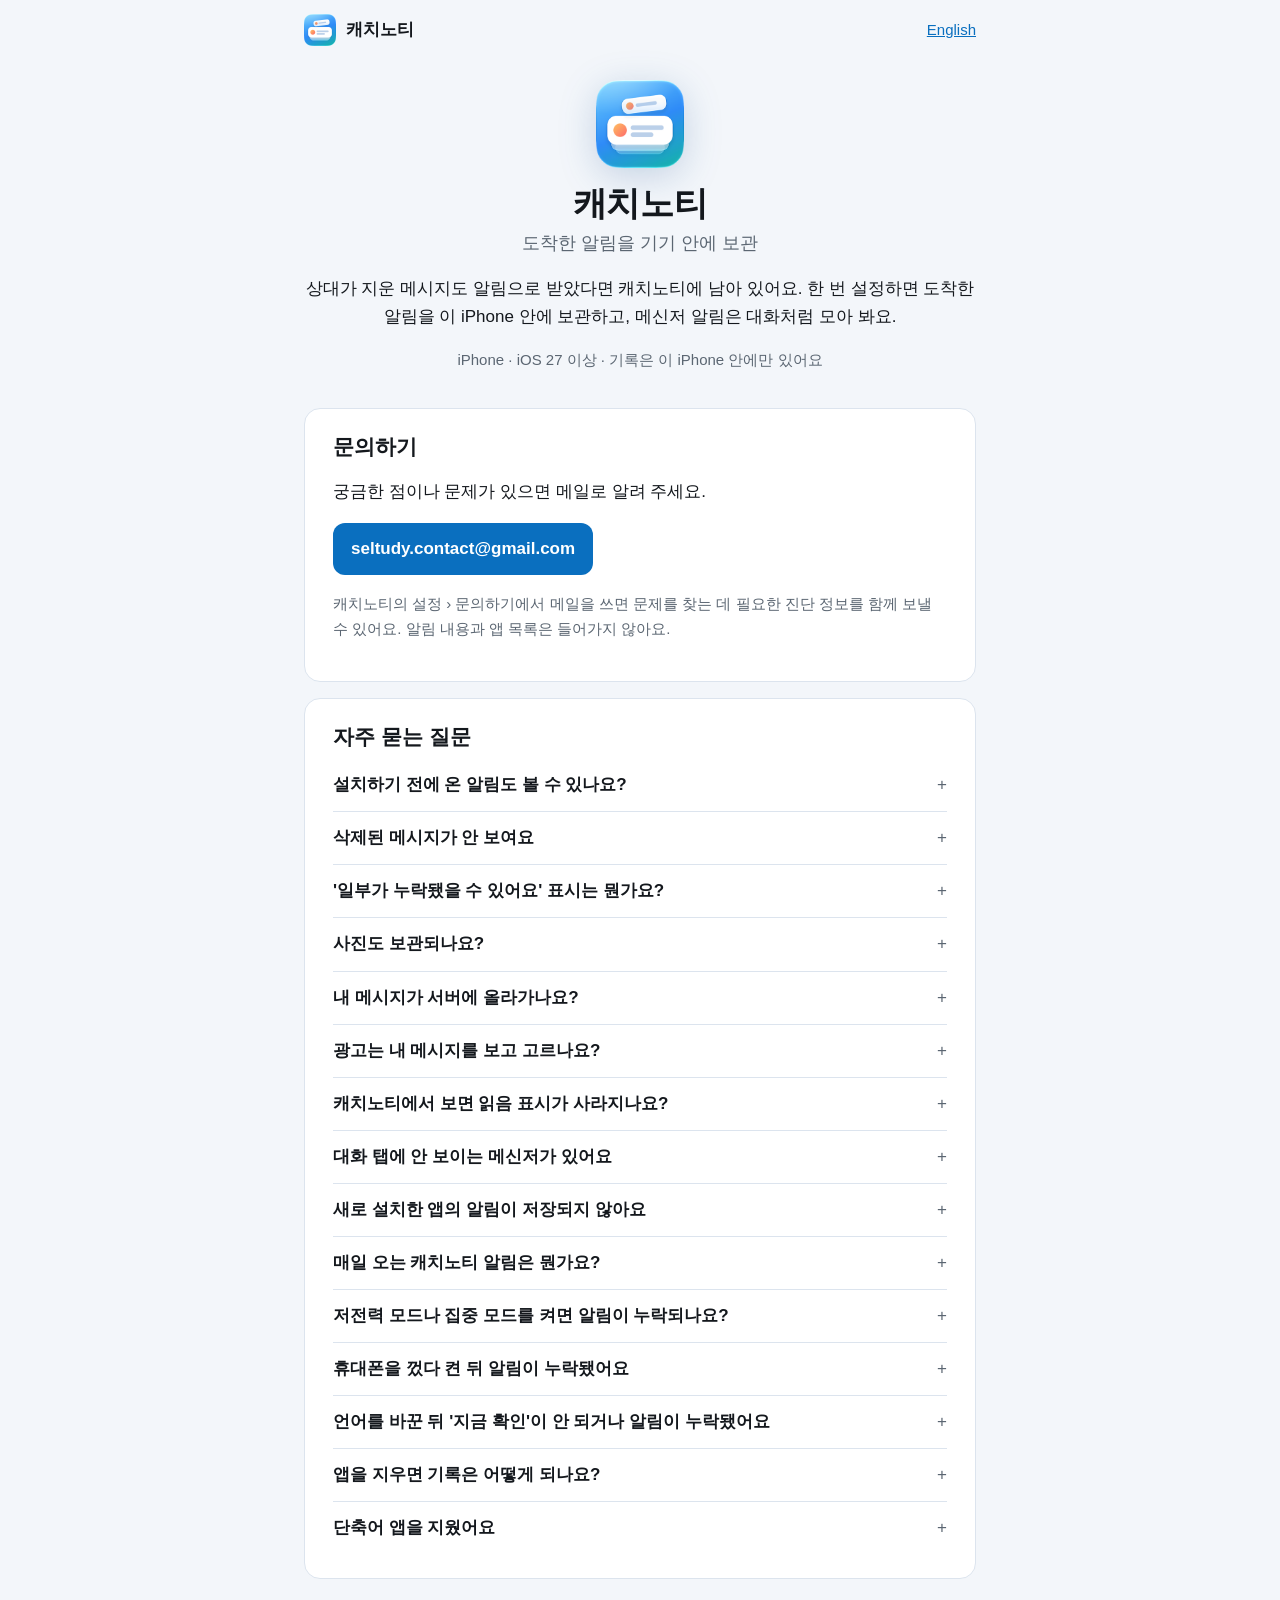
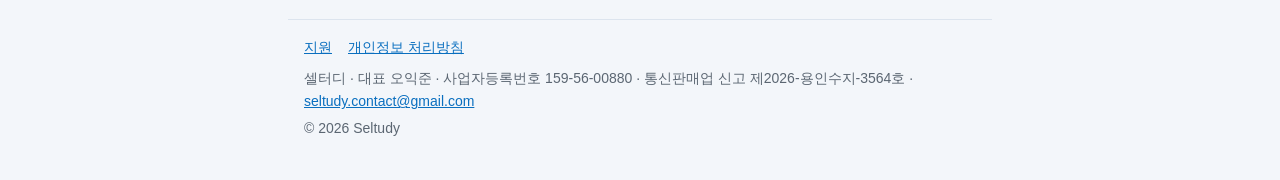
<file: index.html>
<!doctype html>
<html lang="ko">
<head>
<meta charset="utf-8">
<meta name="viewport" content="width=device-width, initial-scale=1">
<meta name="color-scheme" content="light dark">
<meta name="format-detection" content="telephone=no">
<meta name="theme-color" content="#f3f6fa" media="(prefers-color-scheme: light)">
<meta name="theme-color" content="#0f1318" media="(prefers-color-scheme: dark)">
<title>캐치노티 지원</title>
<meta name="description" content="캐치노티 사용법, 자주 묻는 질문, 문의 방법">
<link rel="icon" type="image/png" href="assets/favicon.png">
<link rel="stylesheet" href="assets/style.css">
<link rel="alternate" hreflang="ko" href="https://seltudy.github.io/catchnoti-site/">
<link rel="alternate" hreflang="en" href="https://seltudy.github.io/catchnoti-site/en/">
</head>
<body>
<header class="top">
<a class="brand" href=""><img src="assets/icon.png" width="32" height="32" alt=""><span>캐치노티</span></a>
<a class="lang" href="en/" lang="en" hreflang="en">English</a>
</header>
<main>
<section class="intro">
<img class="app-icon" src="assets/icon.png" width="88" height="88" alt="캐치노티 앱 아이콘">
<h1>캐치노티</h1>
<p class="subtitle">도착한 알림을 기기 안에 보관</p>
<p>상대가 지운 메시지도 알림으로 받았다면 캐치노티에 남아 있어요. 한 번 설정하면 도착한 알림을 이 iPhone 안에 보관하고, 메신저 알림은 대화처럼 모아 봐요.</p>
<p class="meta">iPhone · iOS 27 이상 · 기록은 이 iPhone 안에만 있어요</p>
</section>

<section class="card" aria-labelledby="contact">
<h2 id="contact">문의하기</h2>
<p>궁금한 점이나 문제가 있으면 메일로 알려 주세요.</p>
<p><a class="button" href="mailto:seltudy.contact@gmail.com?subject=%EC%BA%90%EC%B9%98%EB%85%B8%ED%8B%B0%20%EB%AC%B8%EC%9D%98">seltudy.contact@gmail.com</a></p>
<p class="note">캐치노티의 설정 › 문의하기에서 메일을 쓰면 문제를 찾는 데 필요한 진단 정보를 함께 보낼 수 있어요. 알림 내용과 앱 목록은 들어가지 않아요.</p>
</section>

<section class="card" aria-labelledby="faq">
<h2 id="faq">자주 묻는 질문</h2>
<details>
<summary>설치하기 전에 온 알림도 볼 수 있나요?</summary>
<p>아니요. 자동화를 켠 뒤에 도착한 알림부터 보관해요.</p>
</details>
<details>
<summary>삭제된 메시지가 안 보여요</summary>
<p>그 메시지가 알림으로 오지 않았을 수 있어요. 그 대화방을 보고 있었거나 알림을 꺼 둔 경우예요. 카카오톡처럼 메신저 앱 안의 메시지 미리보기가 꺼져 있으면 내용 없이 보관돼요. 알림이 1초 남짓 사이에 몰리면 일부가 누락될 수 있어요. 설정 › 수집 상태에서 확인해 보세요.</p>
</details>
<details>
<summary>&#x27;일부가 누락됐을 수 있어요&#x27; 표시는 뭔가요?</summary>
<p>알림이 1초 남짓 사이에 여러 개 오면 iOS가 그중 일부를 캐치노티에 넘겨주지 않아요. 앞 알림과 아주 짧은 간격으로 들어온 자리에 이 표시를 해요. 누락된 알림은 원래 앱에서 확인해 주세요.</p>
</details>
<details>
<summary>사진도 보관되나요?</summary>
<p>알림에 표시된 글자만 보관해요. 사진과 이모티콘은 &#x27;사진&#x27;, &#x27;이모티콘&#x27; 표시로 남아요.</p>
</details>
<details>
<summary>내 메시지가 서버에 올라가나요?</summary>
<p>아니요. 이 iPhone에만 저장되고 개발자도 볼 수 없어요. 다만 iCloud 백업을 켜 두면 다른 앱 데이터처럼 기기 백업에 함께 들어가요.</p>
</details>
<details>
<summary>광고는 내 메시지를 보고 고르나요?</summary>
<p>아니요. 광고를 받을 때 알림 내용, 앱 목록, 검색어는 보내지 않아요. 앱 추적을 허용하면 광고 식별자로 관심사에 맞는 광고를 고르고, 허용하지 않으면 일반 광고가 나와요. Pro를 사면 광고가 나오지 않아요.</p>
</details>
<details>
<summary>캐치노티에서 보면 읽음 표시가 사라지나요?</summary>
<p>아니요. 원본 앱을 열지 않으니 읽음 표시가 남지 않아요.</p>
</details>
<details>
<summary>대화 탭에 안 보이는 메신저가 있어요</summary>
<p>설정 › 대화로 볼 앱에서 그 앱을 켜 주세요. 켜면 예전에 저장한 알림도 대화방으로 묶어요.</p>
</details>
<details>
<summary>새로 설치한 앱의 알림이 저장되지 않아요</summary>
<p>단축어 앱 › 자동화에서 캐치노티 자동화를 열고, 앱 목록에 그 앱을 추가해 주세요.</p>
</details>
<details>
<summary>매일 오는 캐치노티 알림은 뭔가요?</summary>
<p>보관이 잘 되는지 확인하는 점검 알림이에요. 보관되면 바로 지워져요. 지워지지 않고 남아 있으면 보관이 멈춘 거예요. 시각은 설정 › 수집 상태에서 바꿀 수 있어요.</p>
</details>
<details>
<summary>저전력 모드나 집중 모드를 켜면 알림이 누락되나요?</summary>
<p>아니요. 저전력 모드, 집중 모드, 예약된 요약을 켜 두어도 알림이 도착하는 대로 보관돼요.</p>
</details>
<details>
<summary>휴대폰을 껐다 켠 뒤 알림이 누락됐어요</summary>
<p>다시 켠 뒤 처음 잠금을 풀기 전에는 iOS가 자동화를 실행하지 않아서, 그사이에 온 알림은 보관되지 않아요. 잠금을 한 번 풀면 그다음 알림부터 다시 보관돼요.</p>
</details>
<details>
<summary>언어를 바꾼 뒤 &#x27;지금 확인&#x27;이 안 되거나 알림이 누락됐어요</summary>
<p>iPhone 언어를 바꾼 직후에는 iOS가 몇 분 동안 단축어에 알림 내용을 넘기지 않아요. 그동안 온 알림은 누락될 수 있어요. 몇 분 뒤 설정 › 수집 상태에서 &#x27;지금 확인&#x27;을 다시 눌러 보세요.</p>
</details>
<details>
<summary>앱을 지우면 기록은 어떻게 되나요?</summary>
<p>함께 지워져요. iCloud 백업 같은 기기 백업에는 다른 앱 데이터처럼 함께 들어가요.</p>
</details>
<details>
<summary>단축어 앱을 지웠어요</summary>
<p>App Store에서 &#x27;단축어&#x27;를 다시 받은 뒤 설정 › 수집 상태 › 처음부터 다시 설정하기를 따라 주세요.</p>
</details>
</section>
</main>
<footer class="bottom">
<nav>
<a href="" aria-current="page">지원</a>
<a href="privacy/">개인정보 처리방침</a>
</nav>
<p>셀터디 · 대표 오익준 · 사업자등록번호 159-56-00880 · 통신판매업 신고 제2026-용인수지-3564호 · <a href="mailto:seltudy.contact@gmail.com?subject=%EC%BA%90%EC%B9%98%EB%85%B8%ED%8B%B0%20%EB%AC%B8%EC%9D%98">seltudy.contact@gmail.com</a></p>
<p>© 2026 Seltudy</p>
</footer>
</body>
</html>
</file>
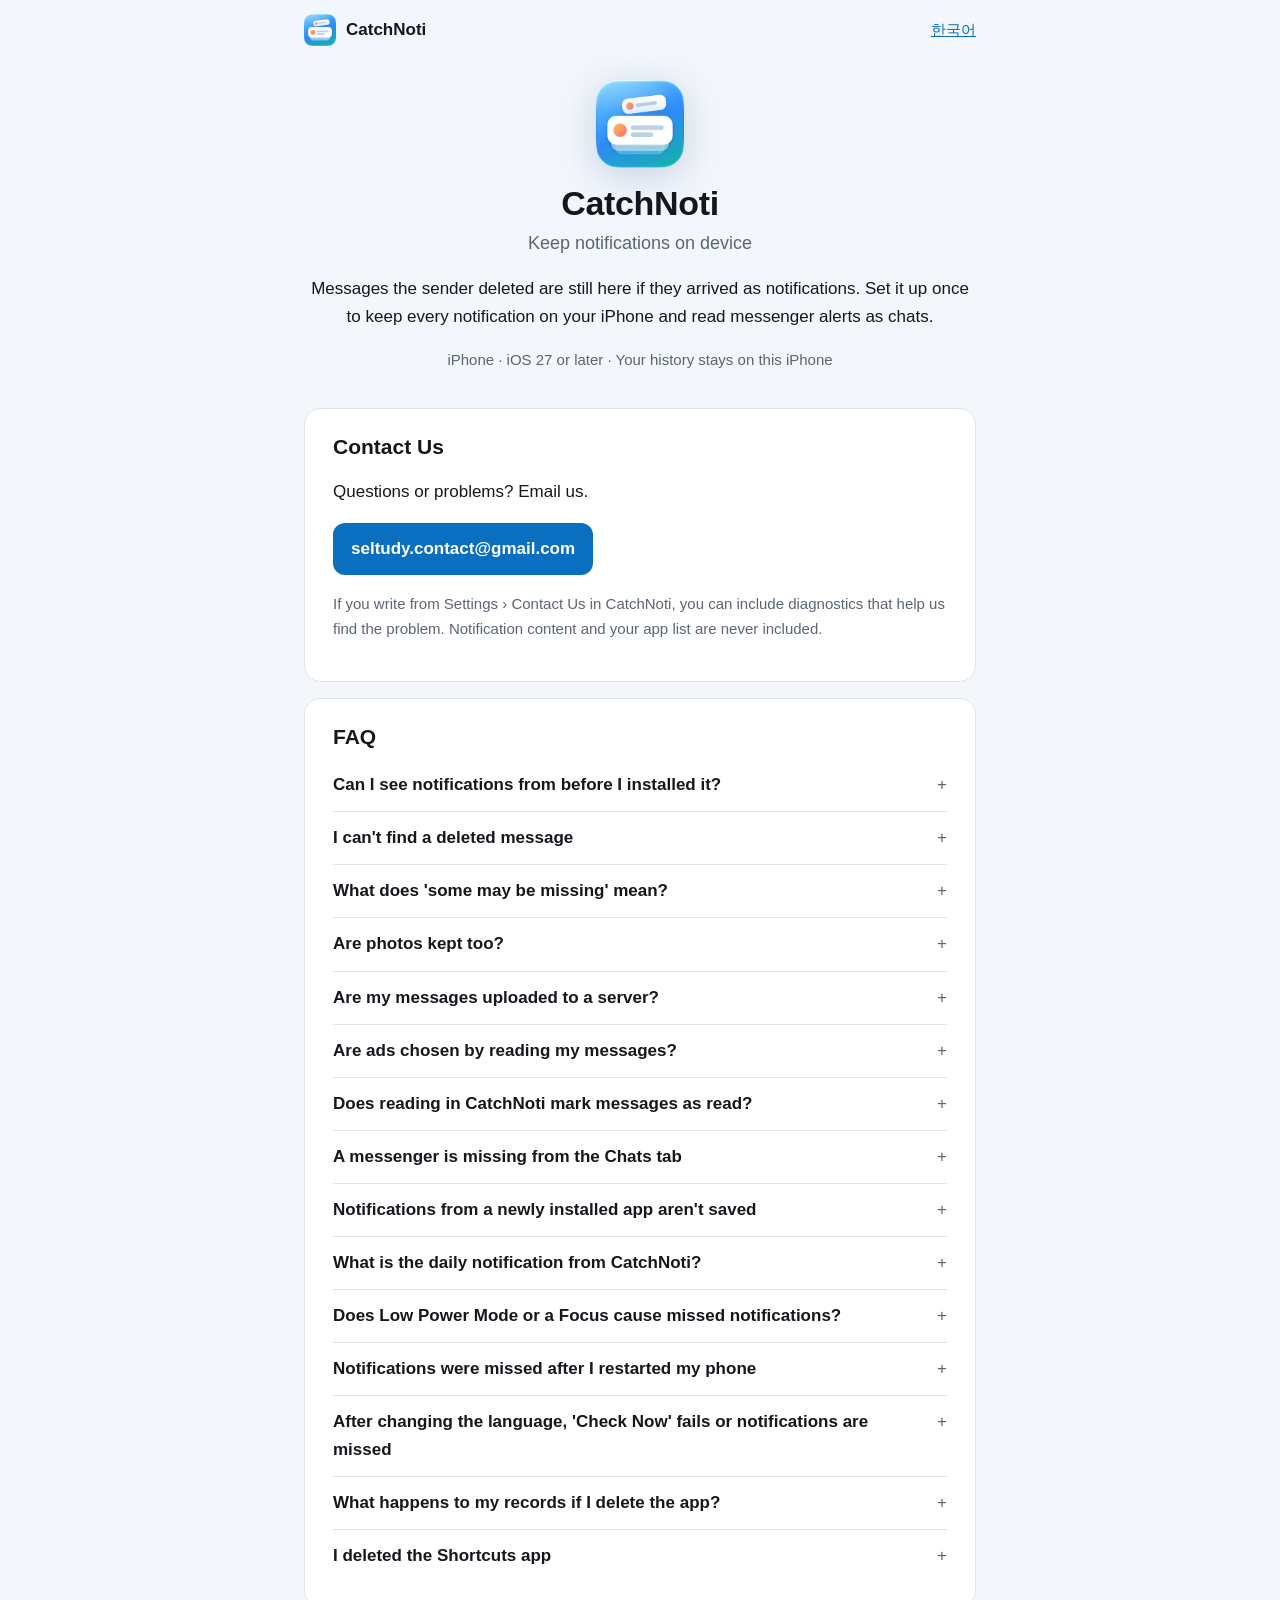
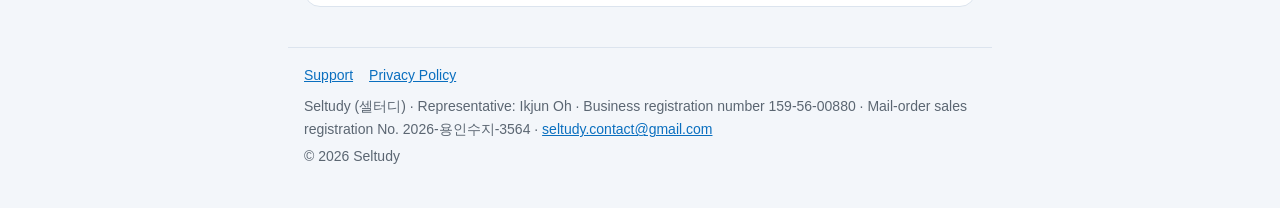
<file: en/index.html>
<!doctype html>
<html lang="en">
<head>
<meta charset="utf-8">
<meta name="viewport" content="width=device-width, initial-scale=1">
<meta name="color-scheme" content="light dark">
<meta name="format-detection" content="telephone=no">
<meta name="theme-color" content="#f3f6fa" media="(prefers-color-scheme: light)">
<meta name="theme-color" content="#0f1318" media="(prefers-color-scheme: dark)">
<title>CatchNoti Support</title>
<meta name="description" content="CatchNoti help, FAQ, and how to contact us">
<link rel="icon" type="image/png" href="../assets/favicon.png">
<link rel="stylesheet" href="../assets/style.css">
<link rel="alternate" hreflang="ko" href="https://seltudy.github.io/catchnoti-site/">
<link rel="alternate" hreflang="en" href="https://seltudy.github.io/catchnoti-site/en/">
</head>
<body>
<header class="top">
<a class="brand" href="../en/"><img src="../assets/icon.png" width="32" height="32" alt=""><span>CatchNoti</span></a>
<a class="lang" href="../" lang="ko" hreflang="ko">한국어</a>
</header>
<main>
<section class="intro">
<img class="app-icon" src="../assets/icon.png" width="88" height="88" alt="CatchNoti app icon">
<h1>CatchNoti</h1>
<p class="subtitle">Keep notifications on device</p>
<p>Messages the sender deleted are still here if they arrived as notifications. Set it up once to keep every notification on your iPhone and read messenger alerts as chats.</p>
<p class="meta">iPhone · iOS 27 or later · Your history stays on this iPhone</p>
</section>

<section class="card" aria-labelledby="contact">
<h2 id="contact">Contact Us</h2>
<p>Questions or problems? Email us.</p>
<p><a class="button" href="mailto:seltudy.contact@gmail.com?subject=CatchNoti%20Support">seltudy.contact@gmail.com</a></p>
<p class="note">If you write from Settings › Contact Us in CatchNoti, you can include diagnostics that help us find the problem. Notification content and your app list are never included.</p>
</section>

<section class="card" aria-labelledby="faq">
<h2 id="faq">FAQ</h2>
<details>
<summary>Can I see notifications from before I installed it?</summary>
<p>No. CatchNoti keeps notifications that arrive after you turn on the automation.</p>
</details>
<details>
<summary>I can&#x27;t find a deleted message</summary>
<p>The message may not have come as a notification, for example if you were viewing that chat or had notifications off. If message previews are off inside a messenger like KakaoTalk, notifications are kept without their text. When notifications arrive within about a second of each other, some may be missed. Check Settings › Capture Status.</p>
</details>
<details>
<summary>What does &#x27;some may be missing&#x27; mean?</summary>
<p>When several notifications arrive within about a second, iOS doesn&#x27;t pass some of them to CatchNoti. This mark appears where a notification arrived very soon after the previous one. Check missed notifications in the original app.</p>
</details>
<details>
<summary>Are photos kept too?</summary>
<p>Only the text shown in the notification is kept. Photos and emoticons appear as &#x27;Photo&#x27; and &#x27;Emoticon&#x27; labels.</p>
</details>
<details>
<summary>Are my messages uploaded to a server?</summary>
<p>No. They&#x27;re stored only on this iPhone, and the developer can&#x27;t see them. If iCloud Backup is on, they&#x27;re included in your device backup like other app data.</p>
</details>
<details>
<summary>Are ads chosen by reading my messages?</summary>
<p>No. Notification content, your app list, and searches are never sent when ads are requested. If you allow app tracking, the advertising identifier is used to pick ads that match your interests; otherwise you see general ads. With Pro, no ads appear.</p>
</details>
<details>
<summary>Does reading in CatchNoti mark messages as read?</summary>
<p>No. The original app isn&#x27;t opened, so no read receipt is left.</p>
</details>
<details>
<summary>A messenger is missing from the Chats tab</summary>
<p>Turn the app on in Settings › Apps in Chats. Notifications saved earlier are grouped into chats too.</p>
</details>
<details>
<summary>Notifications from a newly installed app aren&#x27;t saved</summary>
<p>Open the CatchNoti automation in Shortcuts › Automation and add the app to its app list.</p>
</details>
<details>
<summary>What is the daily notification from CatchNoti?</summary>
<p>It&#x27;s a check that saving still works. Once it&#x27;s saved, it disappears right away. If it stays, saving has stopped. You can change the time in Settings › Capture Status.</p>
</details>
<details>
<summary>Does Low Power Mode or a Focus cause missed notifications?</summary>
<p>No. Notifications are kept as they arrive, even with Low Power Mode, a Focus, or Scheduled Summary on.</p>
</details>
<details>
<summary>Notifications were missed after I restarted my phone</summary>
<p>After a restart, iOS doesn&#x27;t run automations until you unlock the first time, so notifications in between aren&#x27;t kept. Once you unlock, new notifications are kept again.</p>
</details>
<details>
<summary>After changing the language, &#x27;Check Now&#x27; fails or notifications are missed</summary>
<p>Right after you change the iPhone language, iOS doesn&#x27;t pass notification content to Shortcuts for a few minutes. Notifications in that time may be missed. After a few minutes, tap &#x27;Check Now&#x27; again in Settings › Capture Status.</p>
</details>
<details>
<summary>What happens to my records if I delete the app?</summary>
<p>They&#x27;re deleted with it. Device backups such as iCloud Backup include them like other app data.</p>
</details>
<details>
<summary>I deleted the Shortcuts app</summary>
<p>Download Shortcuts again from the App Store, then follow Settings › Capture Status › Set Up Again from the Start.</p>
</details>
</section>
</main>
<footer class="bottom">
<nav>
<a href="../en/" aria-current="page">Support</a>
<a href="../en/privacy/">Privacy Policy</a>
</nav>
<p>Seltudy (셀터디) · Representative: Ikjun Oh · Business registration number 159-56-00880 · Mail-order sales registration No. 2026-용인수지-3564 · <a href="mailto:seltudy.contact@gmail.com?subject=CatchNoti%20Support">seltudy.contact@gmail.com</a></p>
<p>© 2026 Seltudy</p>
</footer>
</body>
</html>
</file>
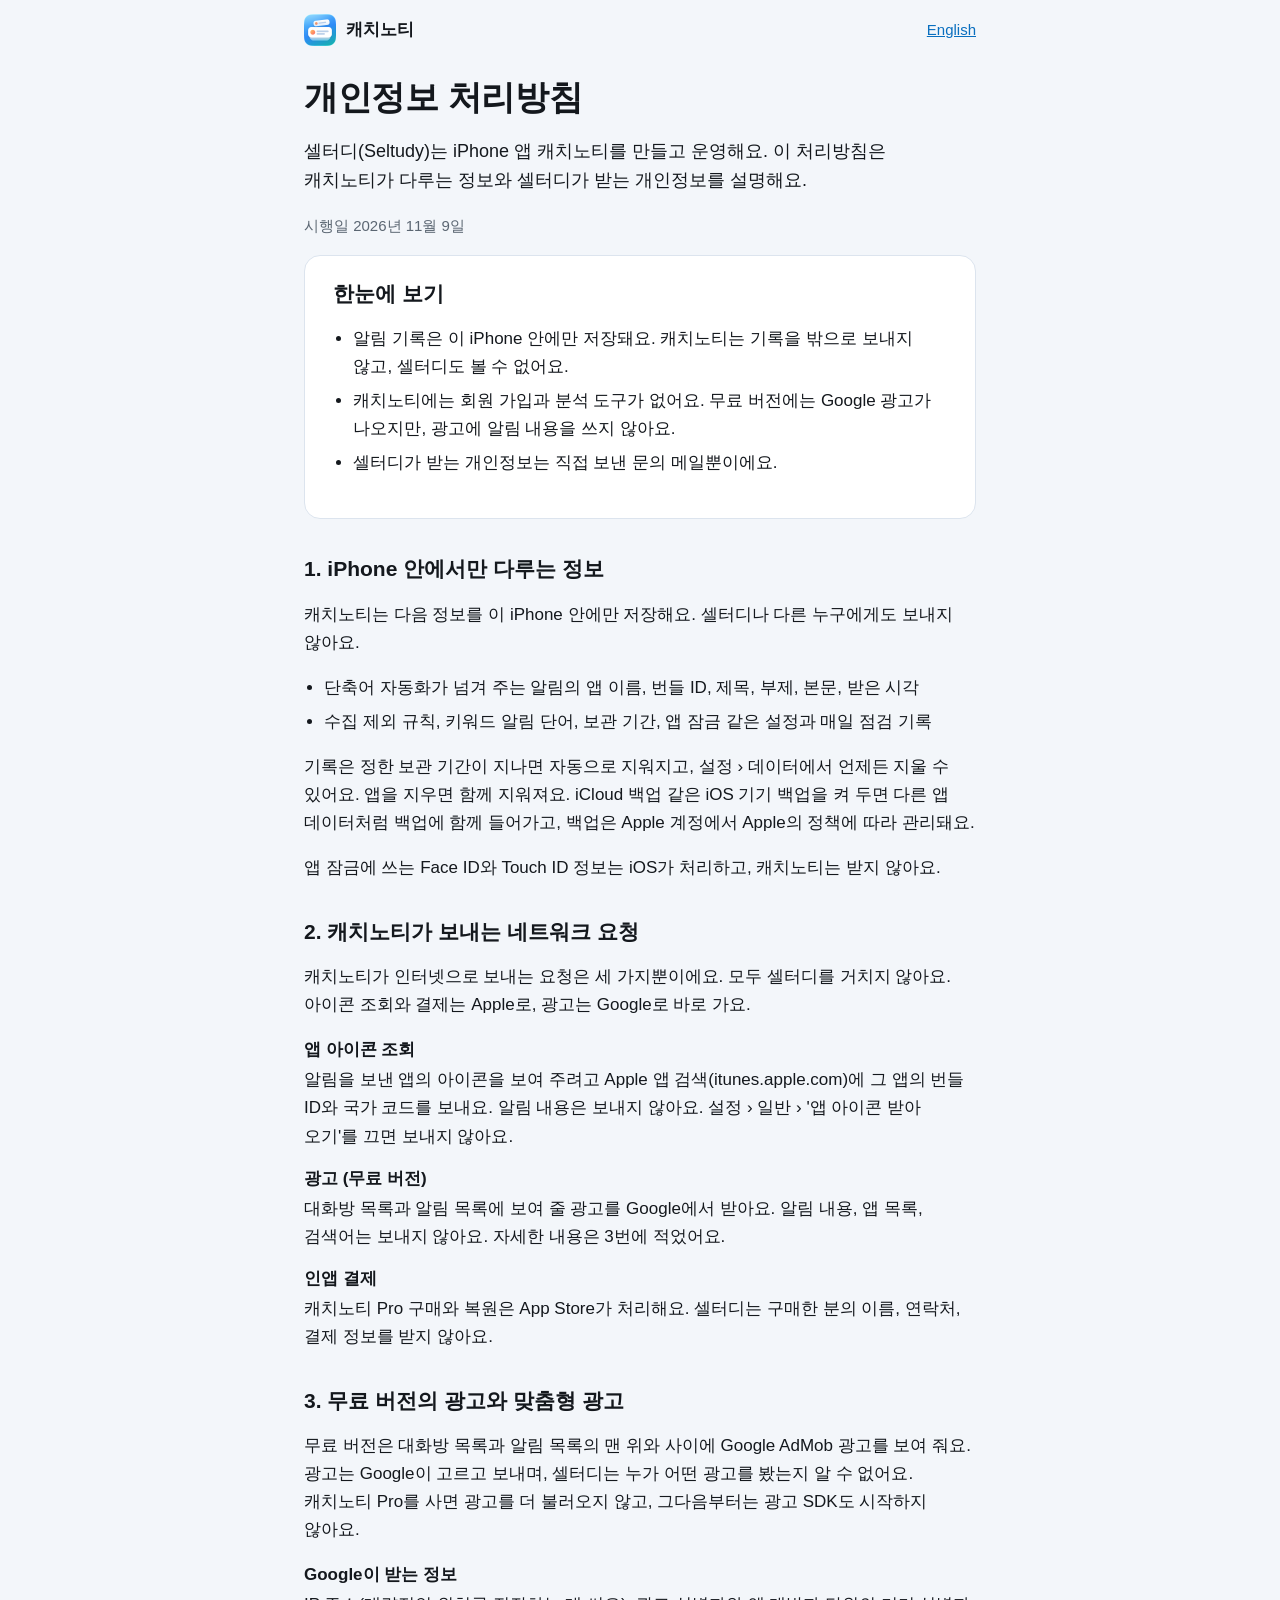
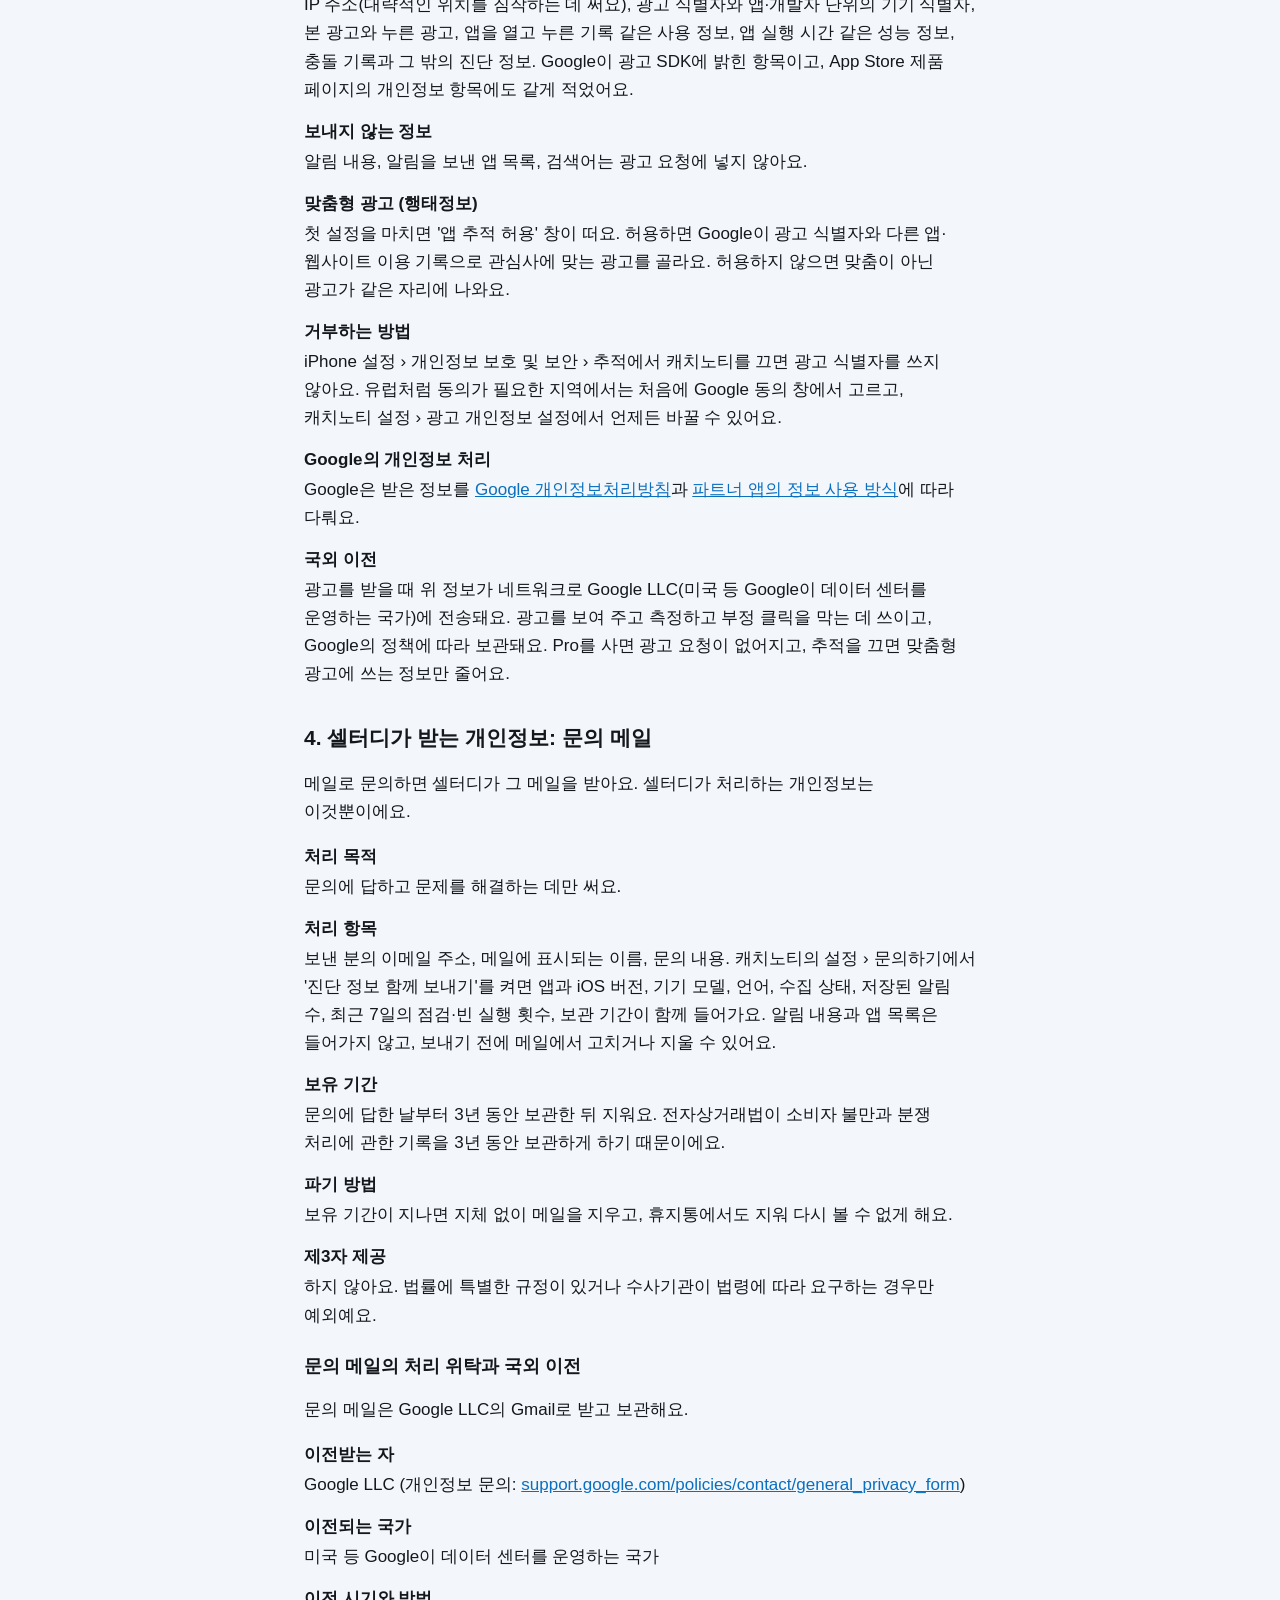
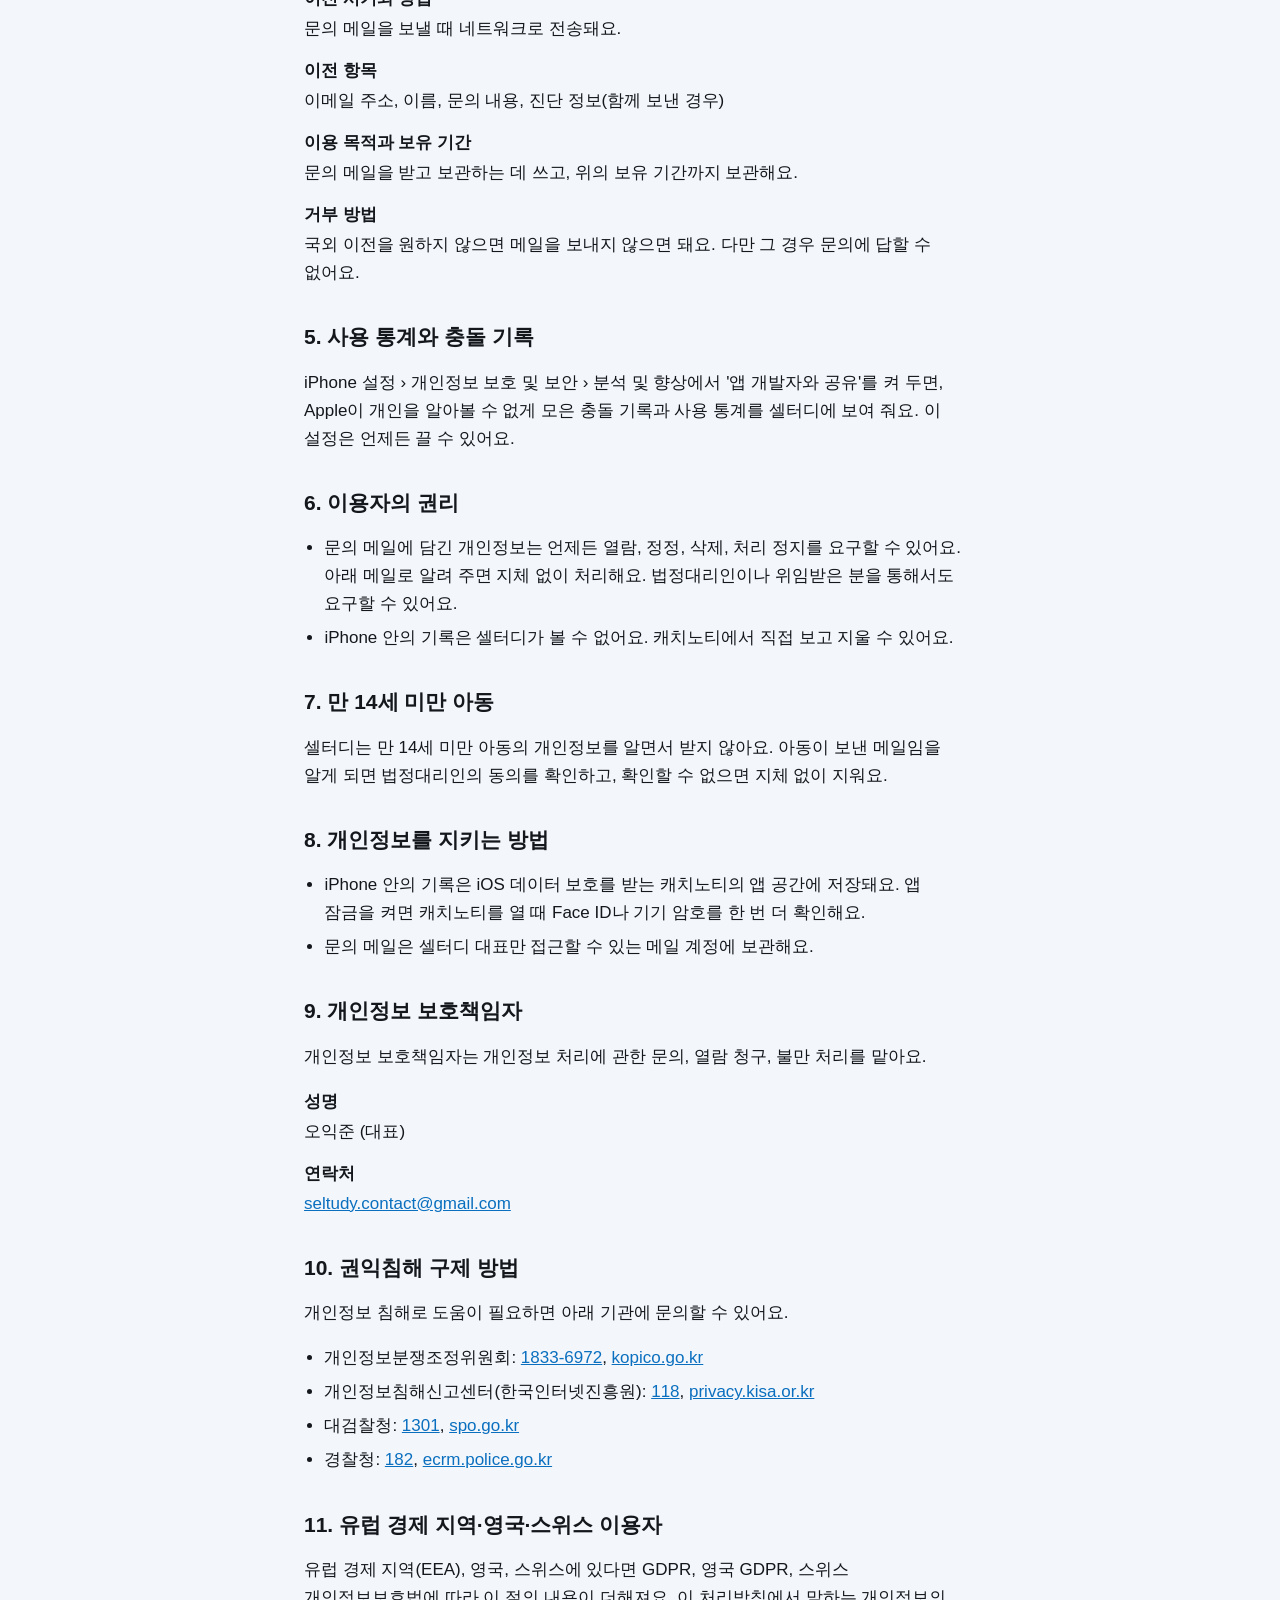
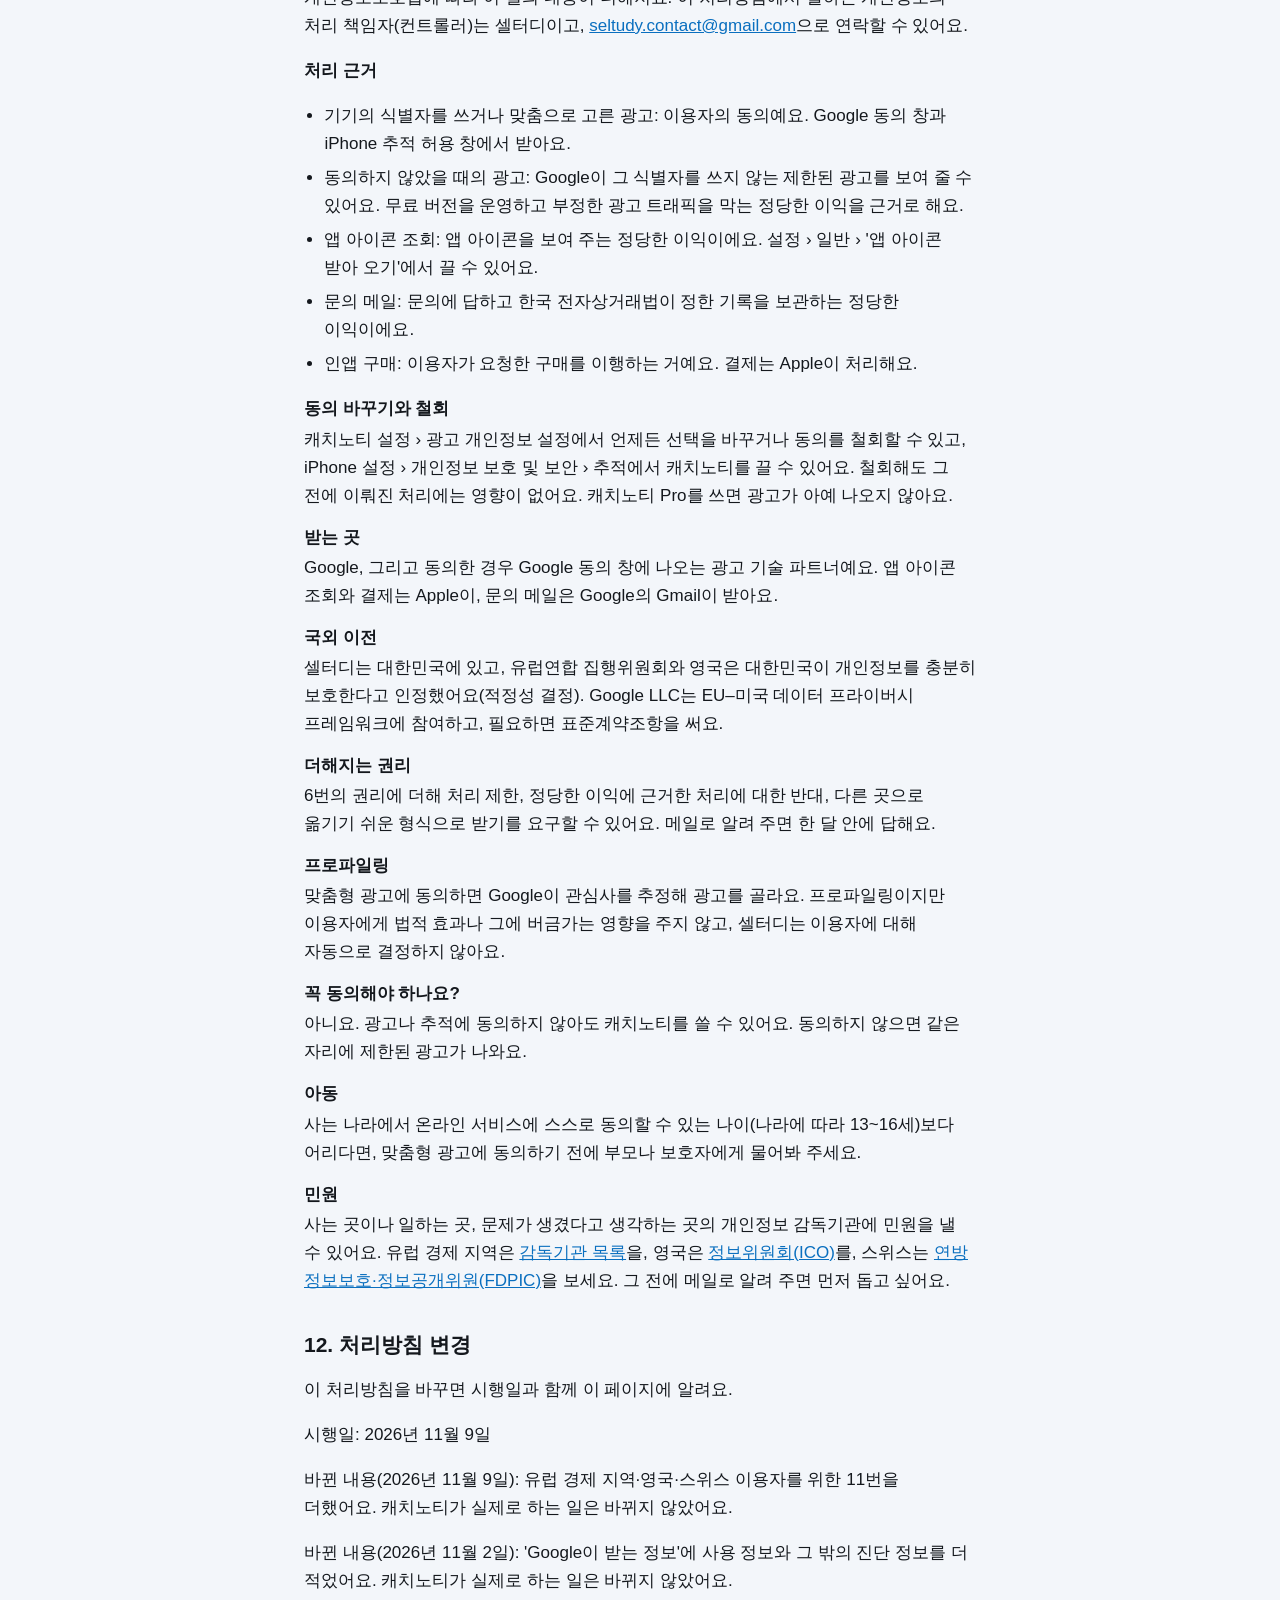
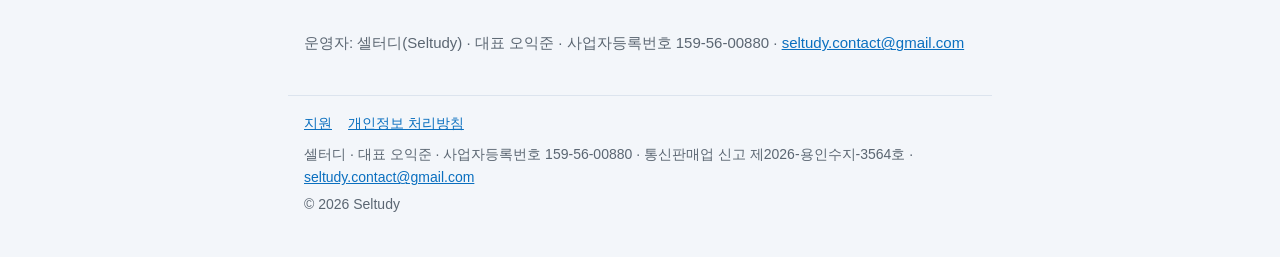
<file: privacy/index.html>
<!doctype html>
<html lang="ko">
<head>
<meta charset="utf-8">
<meta name="viewport" content="width=device-width, initial-scale=1">
<meta name="color-scheme" content="light dark">
<meta name="format-detection" content="telephone=no">
<meta name="theme-color" content="#f3f6fa" media="(prefers-color-scheme: light)">
<meta name="theme-color" content="#0f1318" media="(prefers-color-scheme: dark)">
<title>캐치노티 개인정보 처리방침</title>
<meta name="description" content="캐치노티가 다루는 정보와 셀터디가 받는 개인정보">
<link rel="icon" type="image/png" href="../assets/favicon.png">
<link rel="stylesheet" href="../assets/style.css">
<link rel="alternate" hreflang="ko" href="https://seltudy.github.io/catchnoti-site/privacy/">
<link rel="alternate" hreflang="en" href="https://seltudy.github.io/catchnoti-site/en/privacy/">
</head>
<body>
<header class="top">
<a class="brand" href="../"><img src="../assets/icon.png" width="32" height="32" alt=""><span>캐치노티</span></a>
<a class="lang" href="../en/privacy/" lang="en" hreflang="en">English</a>
</header>
<main>
<article class="doc">
<h1>개인정보 처리방침</h1>
<p class="lead">셀터디(Seltudy)는 iPhone 앱 캐치노티를 만들고 운영해요. 이 처리방침은 캐치노티가 다루는 정보와 셀터디가 받는 개인정보를 설명해요.</p>
<p class="meta">시행일 2026년 11월 9일</p>

<section class="card">
<h2>한눈에 보기</h2>
<ul>
<li>알림 기록은 이 iPhone 안에만 저장돼요. 캐치노티는 기록을 밖으로 보내지 않고, 셀터디도 볼 수 없어요.</li>
<li>캐치노티에는 회원 가입과 분석 도구가 없어요. 무료 버전에는 Google 광고가 나오지만, 광고에 알림 내용을 쓰지 않아요.</li>
<li>셀터디가 받는 개인정보는 직접 보낸 문의 메일뿐이에요.</li>
</ul>
</section>

<h2>1. iPhone 안에서만 다루는 정보</h2>
<p>캐치노티는 다음 정보를 이 iPhone 안에만 저장해요. 셀터디나 다른 누구에게도 보내지 않아요.</p>
<ul>
<li>단축어 자동화가 넘겨 주는 알림의 앱 이름, 번들 ID, 제목, 부제, 본문, 받은 시각</li>
<li>수집 제외 규칙, 키워드 알림 단어, 보관 기간, 앱 잠금 같은 설정과 매일 점검 기록</li>
</ul>
<p>기록은 정한 보관 기간이 지나면 자동으로 지워지고, 설정 › 데이터에서 언제든 지울 수 있어요. 앱을 지우면 함께 지워져요. iCloud 백업 같은 iOS 기기 백업을 켜 두면 다른 앱 데이터처럼 백업에 함께 들어가고, 백업은 Apple 계정에서 Apple의 정책에 따라 관리돼요.</p>
<p>앱 잠금에 쓰는 Face ID와 Touch ID 정보는 iOS가 처리하고, 캐치노티는 받지 않아요.</p>

<h2>2. 캐치노티가 보내는 네트워크 요청</h2>
<p>캐치노티가 인터넷으로 보내는 요청은 세 가지뿐이에요. 모두 셀터디를 거치지 않아요. 아이콘 조회와 결제는 Apple로, 광고는 Google로 바로 가요.</p>
<dl>
<dt>앱 아이콘 조회</dt>
<dd>알림을 보낸 앱의 아이콘을 보여 주려고 Apple 앱 검색(itunes.apple.com)에 그 앱의 번들 ID와 국가 코드를 보내요. 알림 내용은 보내지 않아요. 설정 › 일반 › '앱 아이콘 받아 오기'를 끄면 보내지 않아요.</dd>
<dt>광고 (무료 버전)</dt>
<dd>대화방 목록과 알림 목록에 보여 줄 광고를 Google에서 받아요. 알림 내용, 앱 목록, 검색어는 보내지 않아요. 자세한 내용은 3번에 적었어요.</dd>
<dt>인앱 결제</dt>
<dd>캐치노티 Pro 구매와 복원은 App Store가 처리해요. 셀터디는 구매한 분의 이름, 연락처, 결제 정보를 받지 않아요.</dd>
</dl>

<h2>3. 무료 버전의 광고와 맞춤형 광고</h2>
<p>무료 버전은 대화방 목록과 알림 목록의 맨 위와 사이에 Google AdMob 광고를 보여 줘요. 광고는 Google이 고르고 보내며, 셀터디는 누가 어떤 광고를 봤는지 알 수 없어요. 캐치노티 Pro를 사면 광고를 더 불러오지 않고, 그다음부터는 광고 SDK도 시작하지 않아요.</p>
<dl>
<dt>Google이 받는 정보</dt>
<dd>IP 주소(대략적인 위치를 짐작하는 데 써요), 광고 식별자와 앱·개발자 단위의 기기 식별자, 본 광고와 누른 광고, 앱을 열고 누른 기록 같은 사용 정보, 앱 실행 시간 같은 성능 정보, 충돌 기록과 그 밖의 진단 정보. Google이 광고 SDK에 밝힌 항목이고, App Store 제품 페이지의 개인정보 항목에도 같게 적었어요.</dd>
<dt>보내지 않는 정보</dt>
<dd>알림 내용, 알림을 보낸 앱 목록, 검색어는 광고 요청에 넣지 않아요.</dd>
<dt>맞춤형 광고 (행태정보)</dt>
<dd>첫 설정을 마치면 '앱 추적 허용' 창이 떠요. 허용하면 Google이 광고 식별자와 다른 앱·웹사이트 이용 기록으로 관심사에 맞는 광고를 골라요. 허용하지 않으면 맞춤이 아닌 광고가 같은 자리에 나와요.</dd>
<dt>거부하는 방법</dt>
<dd>iPhone 설정 › 개인정보 보호 및 보안 › 추적에서 캐치노티를 끄면 광고 식별자를 쓰지 않아요. 유럽처럼 동의가 필요한 지역에서는 처음에 Google 동의 창에서 고르고, 캐치노티 설정 › 광고 개인정보 설정에서 언제든 바꿀 수 있어요.</dd>
<dt>Google의 개인정보 처리</dt>
<dd>Google은 받은 정보를 <a href="https://policies.google.com/privacy">Google 개인정보처리방침</a>과 <a href="https://policies.google.com/technologies/partner-sites">파트너 앱의 정보 사용 방식</a>에 따라 다뤄요.</dd>
<dt>국외 이전</dt>
<dd>광고를 받을 때 위 정보가 네트워크로 Google LLC(미국 등 Google이 데이터 센터를 운영하는 국가)에 전송돼요. 광고를 보여 주고 측정하고 부정 클릭을 막는 데 쓰이고, Google의 정책에 따라 보관돼요. Pro를 사면 광고 요청이 없어지고, 추적을 끄면 맞춤형 광고에 쓰는 정보만 줄어요.</dd>
</dl>

<h2>4. 셀터디가 받는 개인정보: 문의 메일</h2>
<p>메일로 문의하면 셀터디가 그 메일을 받아요. 셀터디가 처리하는 개인정보는 이것뿐이에요.</p>
<dl>
<dt>처리 목적</dt>
<dd>문의에 답하고 문제를 해결하는 데만 써요.</dd>
<dt>처리 항목</dt>
<dd>보낸 분의 이메일 주소, 메일에 표시되는 이름, 문의 내용. 캐치노티의 설정 › 문의하기에서 '진단 정보 함께 보내기'를 켜면 앱과 iOS 버전, 기기 모델, 언어, 수집 상태, 저장된 알림 수, 최근 7일의 점검·빈 실행 횟수, 보관 기간이 함께 들어가요. 알림 내용과 앱 목록은 들어가지 않고, 보내기 전에 메일에서 고치거나 지울 수 있어요.</dd>
<dt>보유 기간</dt>
<dd>문의에 답한 날부터 3년 동안 보관한 뒤 지워요. 전자상거래법이 소비자 불만과 분쟁 처리에 관한 기록을 3년 동안 보관하게 하기 때문이에요.</dd>
<dt>파기 방법</dt>
<dd>보유 기간이 지나면 지체 없이 메일을 지우고, 휴지통에서도 지워 다시 볼 수 없게 해요.</dd>
<dt>제3자 제공</dt>
<dd>하지 않아요. 법률에 특별한 규정이 있거나 수사기관이 법령에 따라 요구하는 경우만 예외예요.</dd>
</dl>

<h3>문의 메일의 처리 위탁과 국외 이전</h3>
<p>문의 메일은 Google LLC의 Gmail로 받고 보관해요.</p>
<dl>
<dt>이전받는 자</dt>
<dd>Google LLC (개인정보 문의: <a href="https://support.google.com/policies/contact/general_privacy_form">support.google.com/policies/contact/general_privacy_form</a>)</dd>
<dt>이전되는 국가</dt>
<dd>미국 등 Google이 데이터 센터를 운영하는 국가</dd>
<dt>이전 시기와 방법</dt>
<dd>문의 메일을 보낼 때 네트워크로 전송돼요.</dd>
<dt>이전 항목</dt>
<dd>이메일 주소, 이름, 문의 내용, 진단 정보(함께 보낸 경우)</dd>
<dt>이용 목적과 보유 기간</dt>
<dd>문의 메일을 받고 보관하는 데 쓰고, 위의 보유 기간까지 보관해요.</dd>
<dt>거부 방법</dt>
<dd>국외 이전을 원하지 않으면 메일을 보내지 않으면 돼요. 다만 그 경우 문의에 답할 수 없어요.</dd>
</dl>

<h2>5. 사용 통계와 충돌 기록</h2>
<p>iPhone 설정 › 개인정보 보호 및 보안 › 분석 및 향상에서 '앱 개발자와 공유'를 켜 두면, Apple이 개인을 알아볼 수 없게 모은 충돌 기록과 사용 통계를 셀터디에 보여 줘요. 이 설정은 언제든 끌 수 있어요.</p>

<h2>6. 이용자의 권리</h2>
<ul>
<li>문의 메일에 담긴 개인정보는 언제든 열람, 정정, 삭제, 처리 정지를 요구할 수 있어요. 아래 메일로 알려 주면 지체 없이 처리해요. 법정대리인이나 위임받은 분을 통해서도 요구할 수 있어요.</li>
<li>iPhone 안의 기록은 셀터디가 볼 수 없어요. 캐치노티에서 직접 보고 지울 수 있어요.</li>
</ul>

<h2>7. 만 14세 미만 아동</h2>
<p>셀터디는 만 14세 미만 아동의 개인정보를 알면서 받지 않아요. 아동이 보낸 메일임을 알게 되면 법정대리인의 동의를 확인하고, 확인할 수 없으면 지체 없이 지워요.</p>

<h2>8. 개인정보를 지키는 방법</h2>
<ul>
<li>iPhone 안의 기록은 iOS 데이터 보호를 받는 캐치노티의 앱 공간에 저장돼요. 앱 잠금을 켜면 캐치노티를 열 때 Face ID나 기기 암호를 한 번 더 확인해요.</li>
<li>문의 메일은 셀터디 대표만 접근할 수 있는 메일 계정에 보관해요.</li>
</ul>

<h2>9. 개인정보 보호책임자</h2>
<p>개인정보 보호책임자는 개인정보 처리에 관한 문의, 열람 청구, 불만 처리를 맡아요.</p>
<dl>
<dt>성명</dt>
<dd>오익준 (대표)</dd>
<dt>연락처</dt>
<dd><a href="mailto:seltudy.contact@gmail.com">seltudy.contact@gmail.com</a></dd>
</dl>

<h2>10. 권익침해 구제 방법</h2>
<p>개인정보 침해로 도움이 필요하면 아래 기관에 문의할 수 있어요.</p>
<ul>
<li>개인정보분쟁조정위원회: <a href="tel:1833-6972">1833-6972</a>, <a href="https://www.kopico.go.kr">kopico.go.kr</a></li>
<li>개인정보침해신고센터(한국인터넷진흥원): <a href="tel:118">118</a>, <a href="https://privacy.kisa.or.kr">privacy.kisa.or.kr</a></li>
<li>대검찰청: <a href="tel:1301">1301</a>, <a href="https://www.spo.go.kr">spo.go.kr</a></li>
<li>경찰청: <a href="tel:182">182</a>, <a href="https://ecrm.police.go.kr">ecrm.police.go.kr</a></li>
</ul>

<h2>11. 유럽 경제 지역·영국·스위스 이용자</h2>
<p>유럽 경제 지역(EEA), 영국, 스위스에 있다면 GDPR, 영국 GDPR, 스위스 개인정보보호법에 따라 이 절의 내용이 더해져요. 이 처리방침에서 말하는 개인정보의 처리 책임자(컨트롤러)는 셀터디이고, <a href="mailto:seltudy.contact@gmail.com">seltudy.contact@gmail.com</a>으로 연락할 수 있어요.</p>
<dl>
<dt>처리 근거</dt>
<dd>
<ul>
<li>기기의 식별자를 쓰거나 맞춤으로 고른 광고: 이용자의 동의예요. Google 동의 창과 iPhone 추적 허용 창에서 받아요.</li>
<li>동의하지 않았을 때의 광고: Google이 그 식별자를 쓰지 않는 제한된 광고를 보여 줄 수 있어요. 무료 버전을 운영하고 부정한 광고 트래픽을 막는 정당한 이익을 근거로 해요.</li>
<li>앱 아이콘 조회: 앱 아이콘을 보여 주는 정당한 이익이에요. 설정 › 일반 › '앱 아이콘 받아 오기'에서 끌 수 있어요.</li>
<li>문의 메일: 문의에 답하고 한국 전자상거래법이 정한 기록을 보관하는 정당한 이익이에요.</li>
<li>인앱 구매: 이용자가 요청한 구매를 이행하는 거예요. 결제는 Apple이 처리해요.</li>
</ul>
</dd>
<dt>동의 바꾸기와 철회</dt>
<dd>캐치노티 설정 › 광고 개인정보 설정에서 언제든 선택을 바꾸거나 동의를 철회할 수 있고, iPhone 설정 › 개인정보 보호 및 보안 › 추적에서 캐치노티를 끌 수 있어요. 철회해도 그 전에 이뤄진 처리에는 영향이 없어요. 캐치노티 Pro를 쓰면 광고가 아예 나오지 않아요.</dd>
<dt>받는 곳</dt>
<dd>Google, 그리고 동의한 경우 Google 동의 창에 나오는 광고 기술 파트너예요. 앱 아이콘 조회와 결제는 Apple이, 문의 메일은 Google의 Gmail이 받아요.</dd>
<dt>국외 이전</dt>
<dd>셀터디는 대한민국에 있고, 유럽연합 집행위원회와 영국은 대한민국이 개인정보를 충분히 보호한다고 인정했어요(적정성 결정). Google LLC는 EU–미국 데이터 프라이버시 프레임워크에 참여하고, 필요하면 표준계약조항을 써요.</dd>
<dt>더해지는 권리</dt>
<dd>6번의 권리에 더해 처리 제한, 정당한 이익에 근거한 처리에 대한 반대, 다른 곳으로 옮기기 쉬운 형식으로 받기를 요구할 수 있어요. 메일로 알려 주면 한 달 안에 답해요.</dd>
<dt>프로파일링</dt>
<dd>맞춤형 광고에 동의하면 Google이 관심사를 추정해 광고를 골라요. 프로파일링이지만 이용자에게 법적 효과나 그에 버금가는 영향을 주지 않고, 셀터디는 이용자에 대해 자동으로 결정하지 않아요.</dd>
<dt>꼭 동의해야 하나요?</dt>
<dd>아니요. 광고나 추적에 동의하지 않아도 캐치노티를 쓸 수 있어요. 동의하지 않으면 같은 자리에 제한된 광고가 나와요.</dd>
<dt>아동</dt>
<dd>사는 나라에서 온라인 서비스에 스스로 동의할 수 있는 나이(나라에 따라 13~16세)보다 어리다면, 맞춤형 광고에 동의하기 전에 부모나 보호자에게 물어봐 주세요.</dd>
<dt>민원</dt>
<dd>사는 곳이나 일하는 곳, 문제가 생겼다고 생각하는 곳의 개인정보 감독기관에 민원을 낼 수 있어요. 유럽 경제 지역은 <a href="https://www.edpb.europa.eu/about-edpb/about-edpb/members_en">감독기관 목록</a>을, 영국은 <a href="https://ico.org.uk">정보위원회(ICO)</a>를, 스위스는 <a href="https://www.edoeb.admin.ch">연방 정보보호·정보공개위원(FDPIC)</a>을 보세요. 그 전에 메일로 알려 주면 먼저 돕고 싶어요.</dd>
</dl>

<h2>12. 처리방침 변경</h2>
<p>이 처리방침을 바꾸면 시행일과 함께 이 페이지에 알려요.</p>
<p>시행일: 2026년 11월 9일</p>
<p>바뀐 내용(2026년 11월 9일): 유럽 경제 지역·영국·스위스 이용자를 위한 11번을 더했어요. 캐치노티가 실제로 하는 일은 바뀌지 않았어요.</p>
<p>바뀐 내용(2026년 11월 2일): 'Google이 받는 정보'에 사용 정보와 그 밖의 진단 정보를 더 적었어요. 캐치노티가 실제로 하는 일은 바뀌지 않았어요.</p>

<p class="operator">운영자: 셀터디(Seltudy) · 대표 오익준 · 사업자등록번호 159-56-00880 · <a href="mailto:seltudy.contact@gmail.com">seltudy.contact@gmail.com</a></p>
</article>
</main>
<footer class="bottom">
<nav>
<a href="../">지원</a>
<a href="../privacy/" aria-current="page">개인정보 처리방침</a>
</nav>
<p>셀터디 · 대표 오익준 · 사업자등록번호 159-56-00880 · 통신판매업 신고 제2026-용인수지-3564호 · <a href="mailto:seltudy.contact@gmail.com?subject=%EC%BA%90%EC%B9%98%EB%85%B8%ED%8B%B0%20%EB%AC%B8%EC%9D%98">seltudy.contact@gmail.com</a></p>
<p>© 2026 Seltudy</p>
</footer>
</body>
</html>
</file>
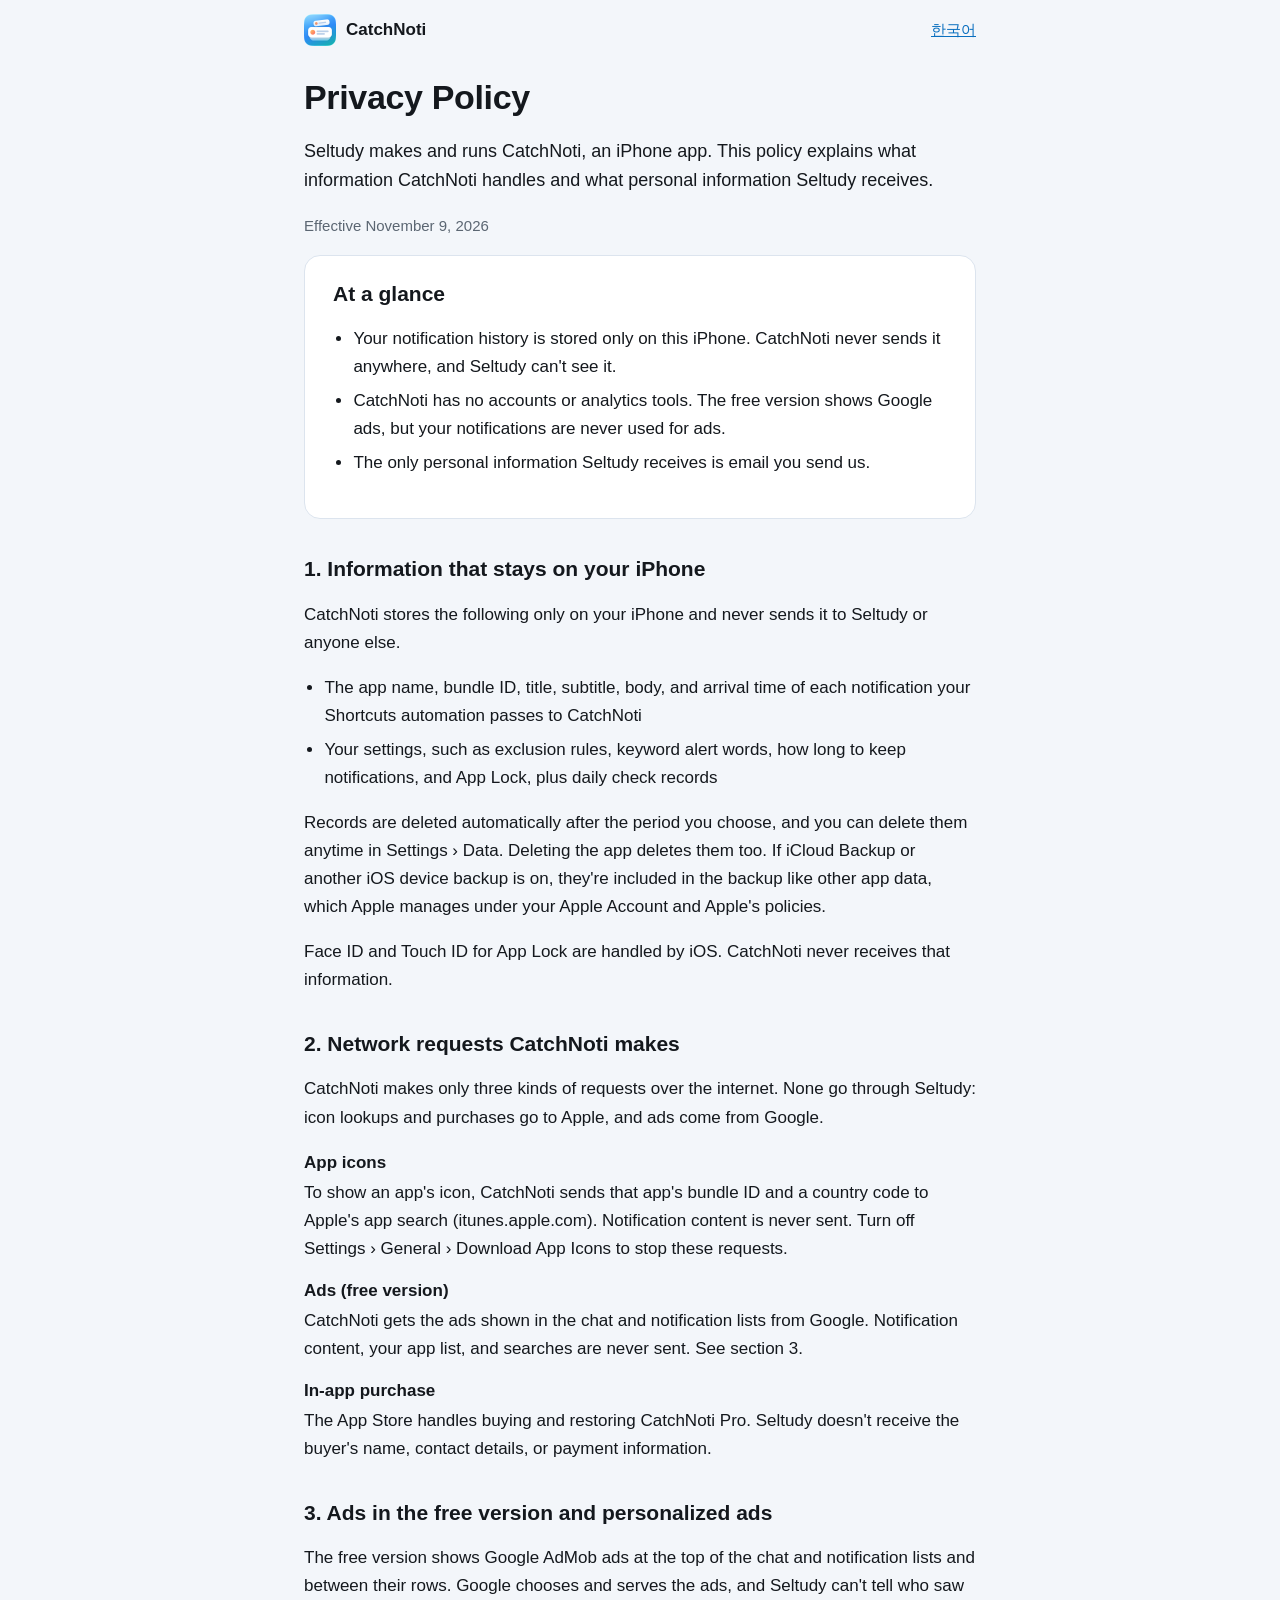
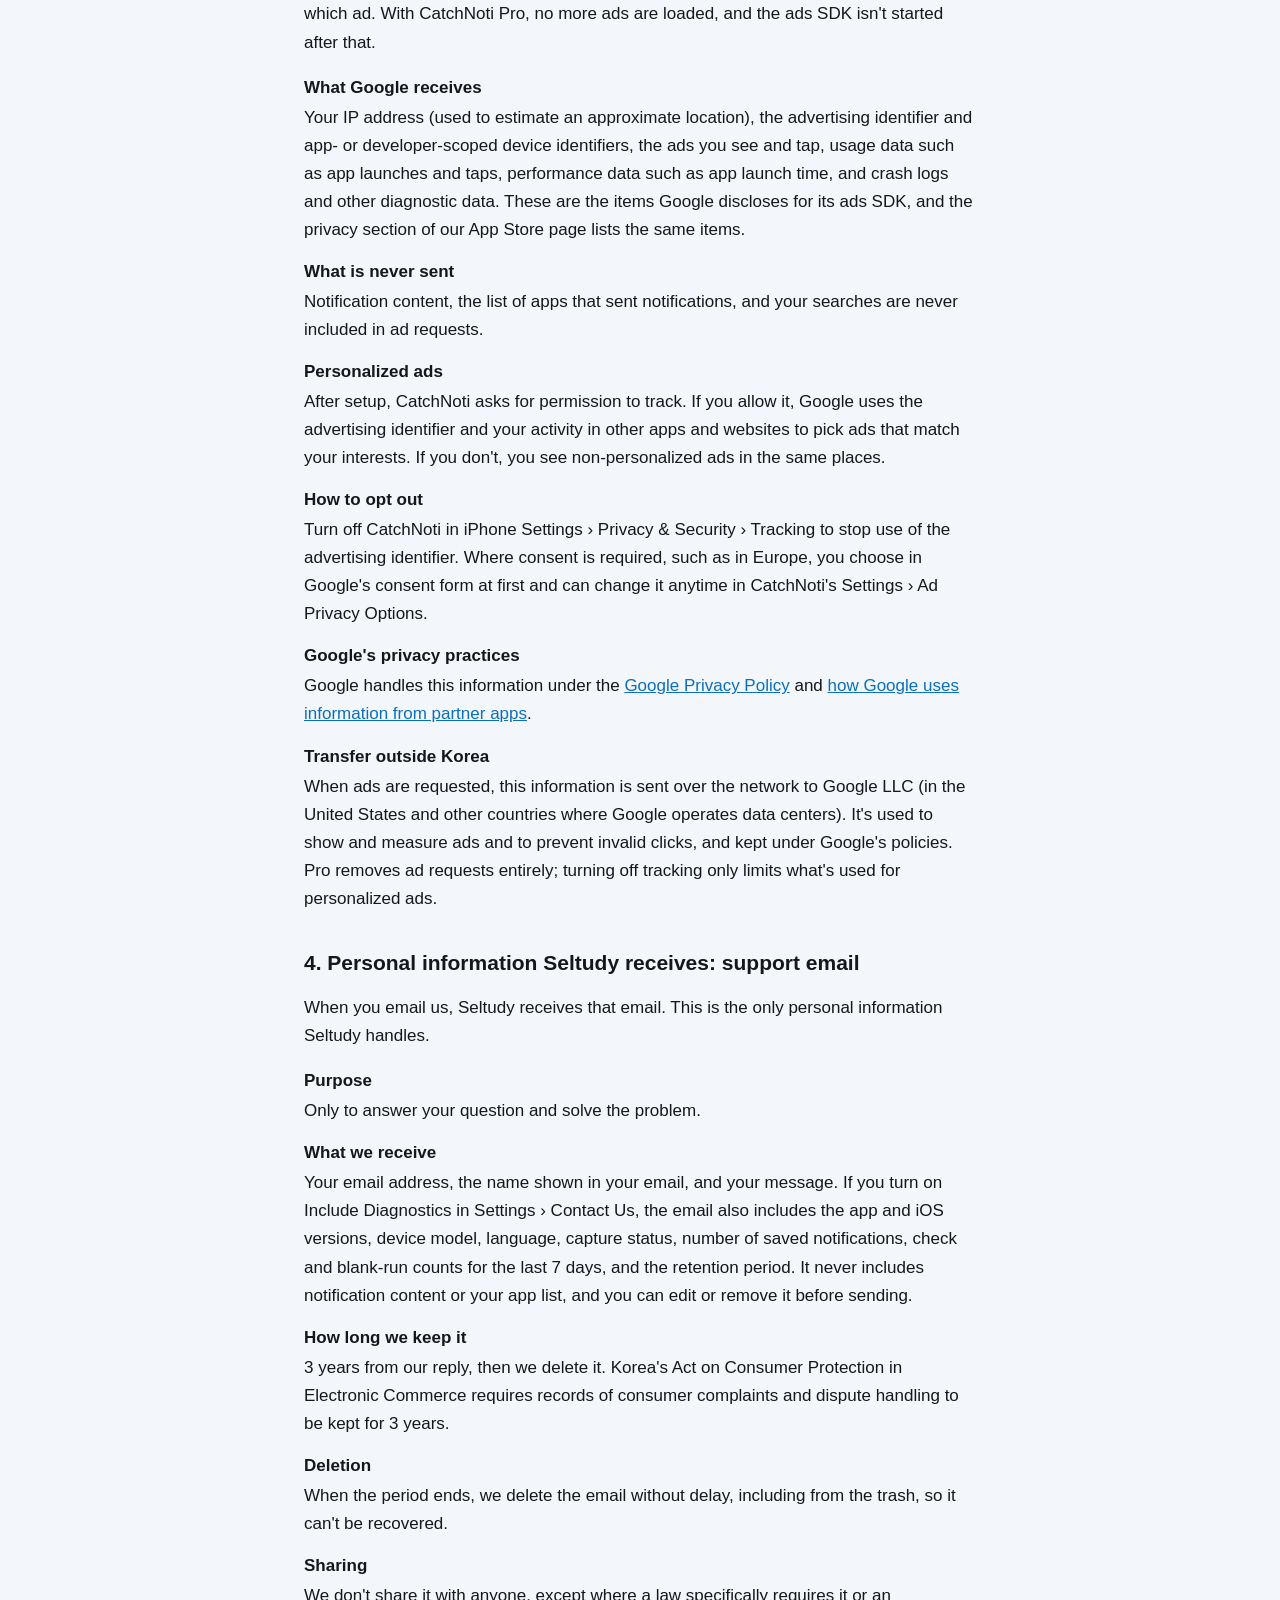
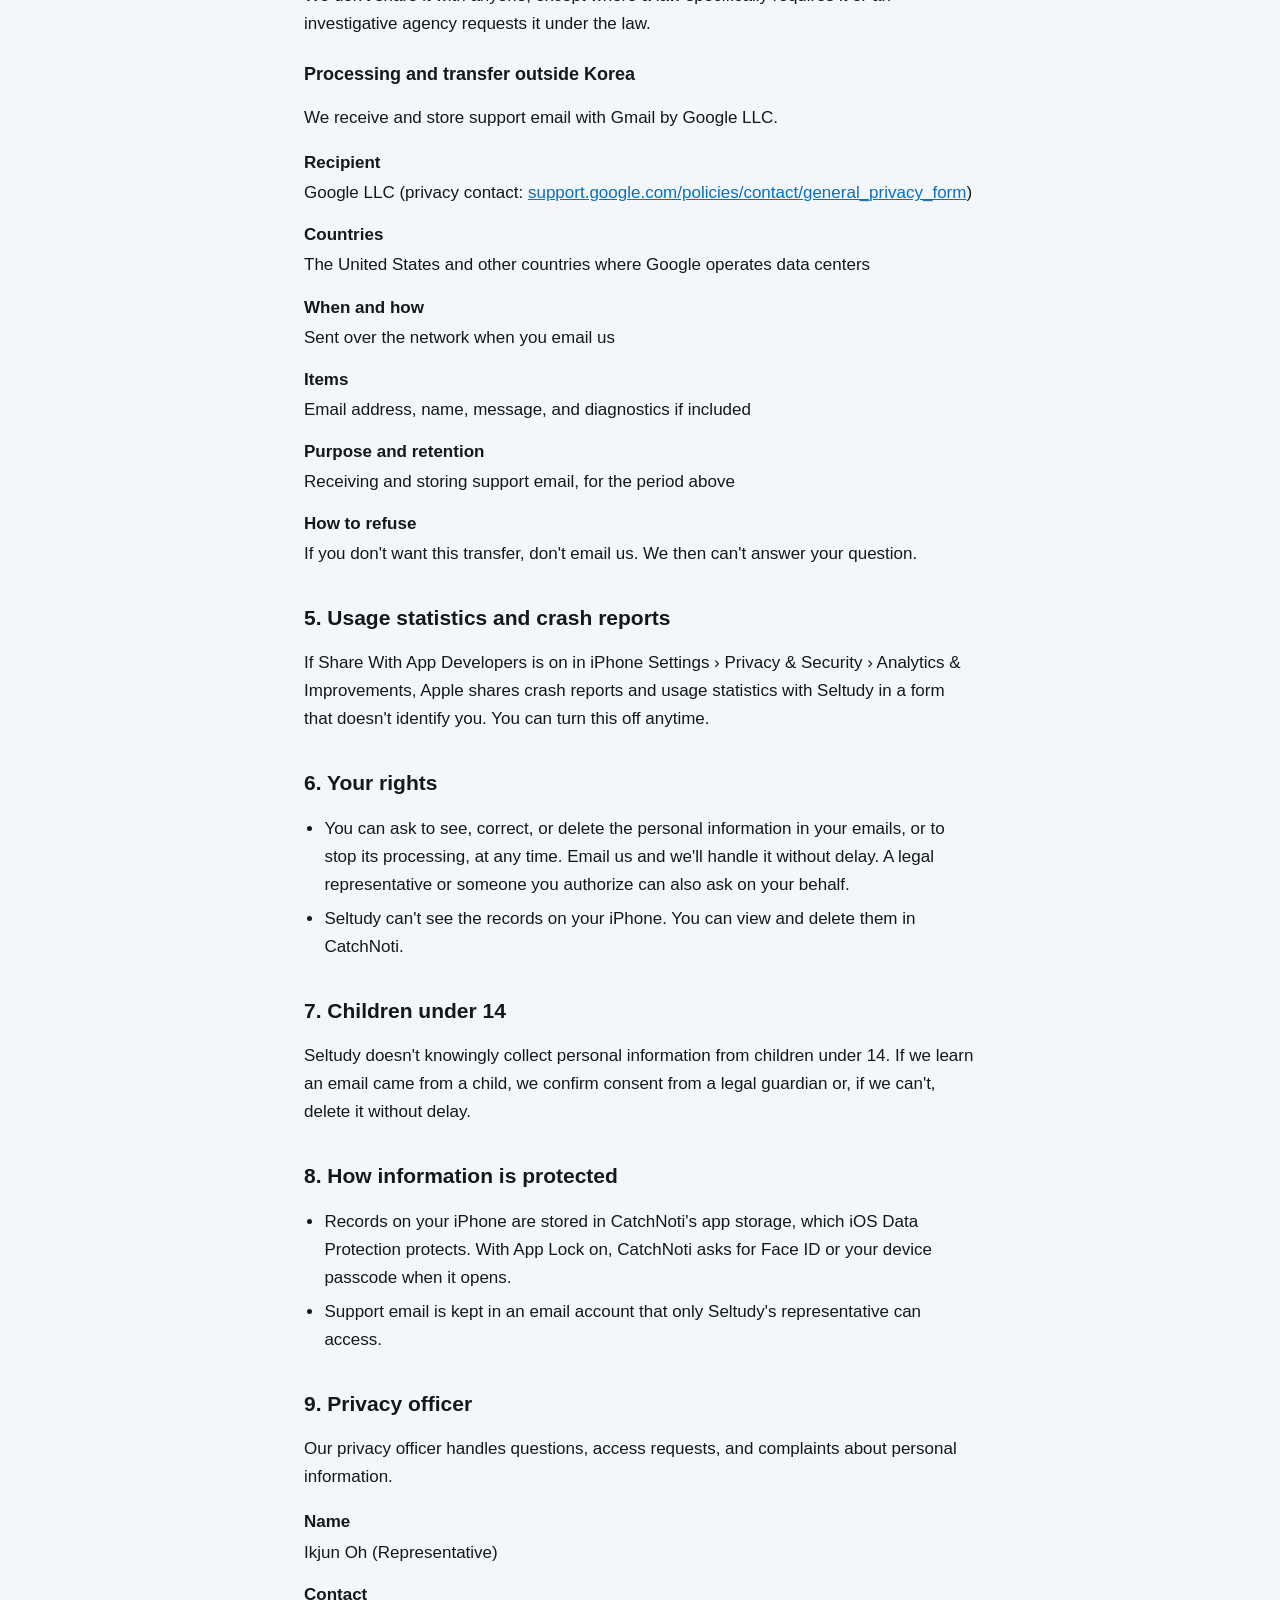
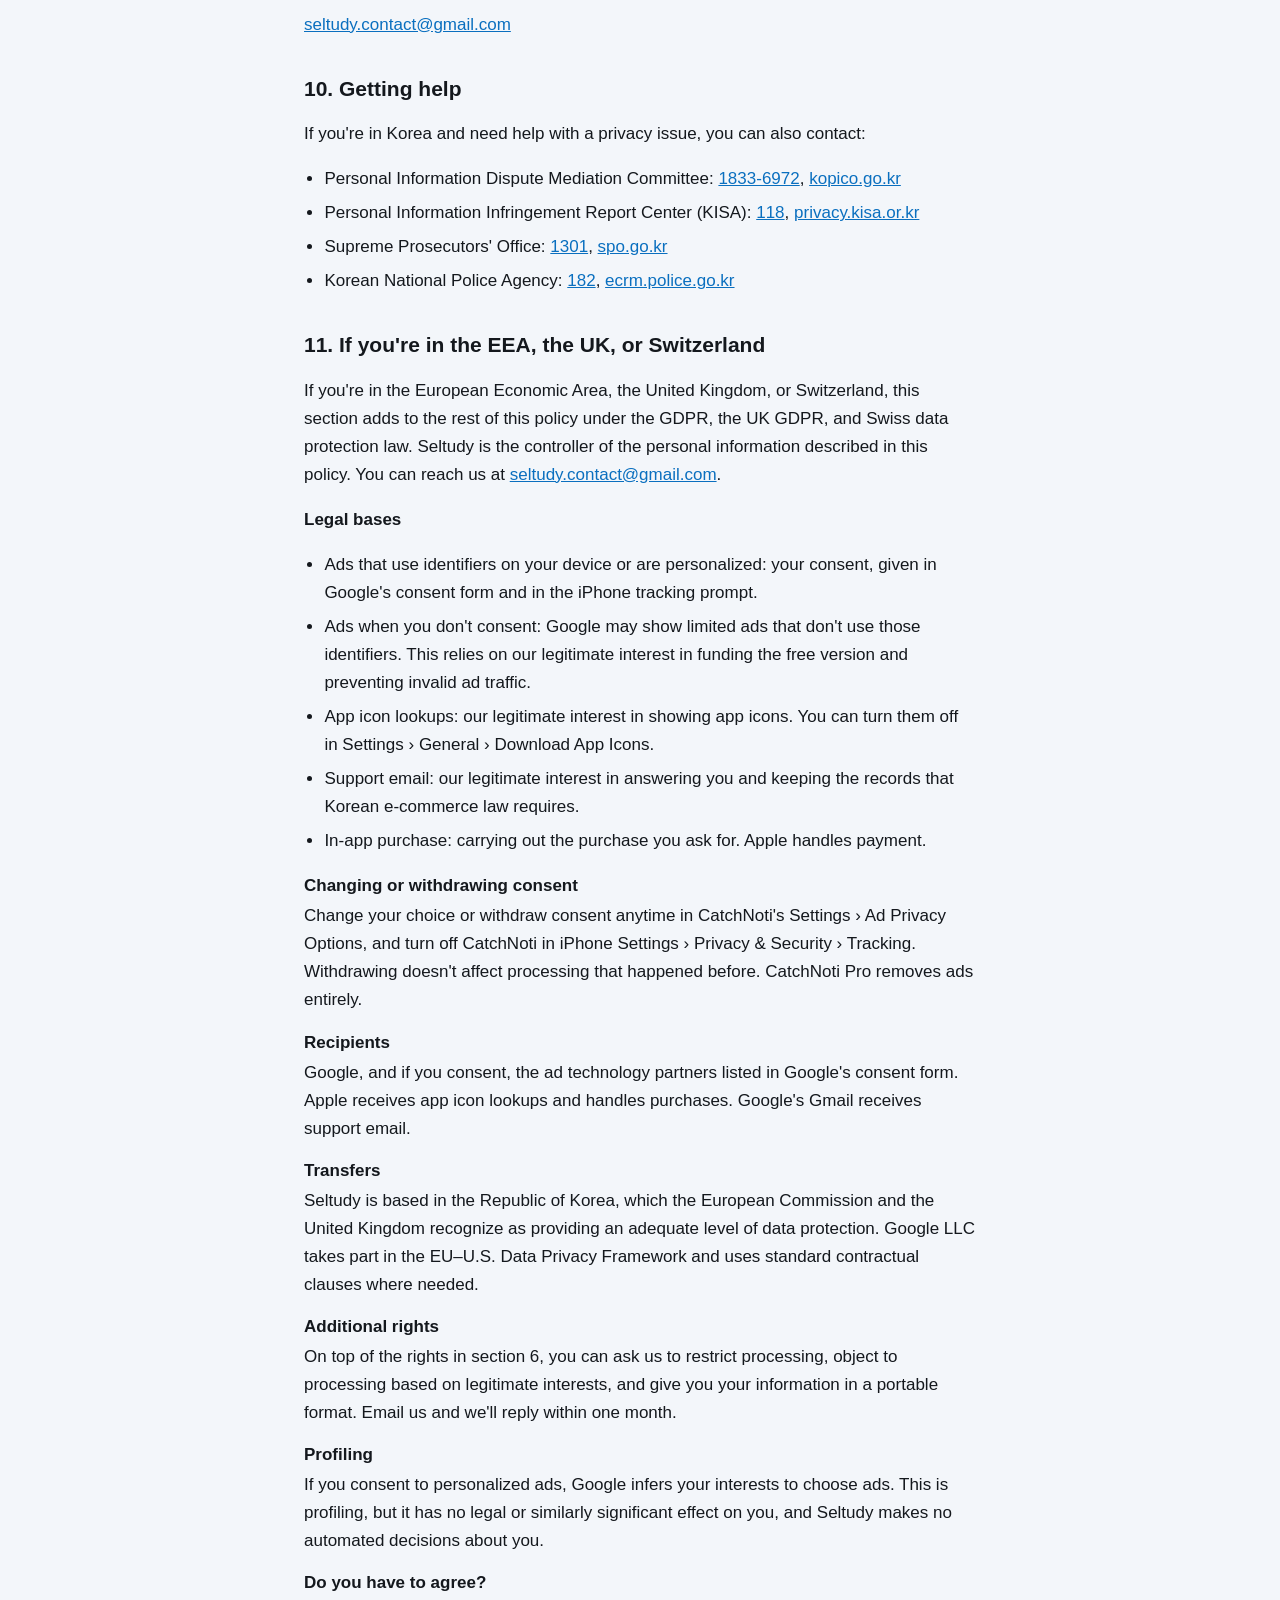
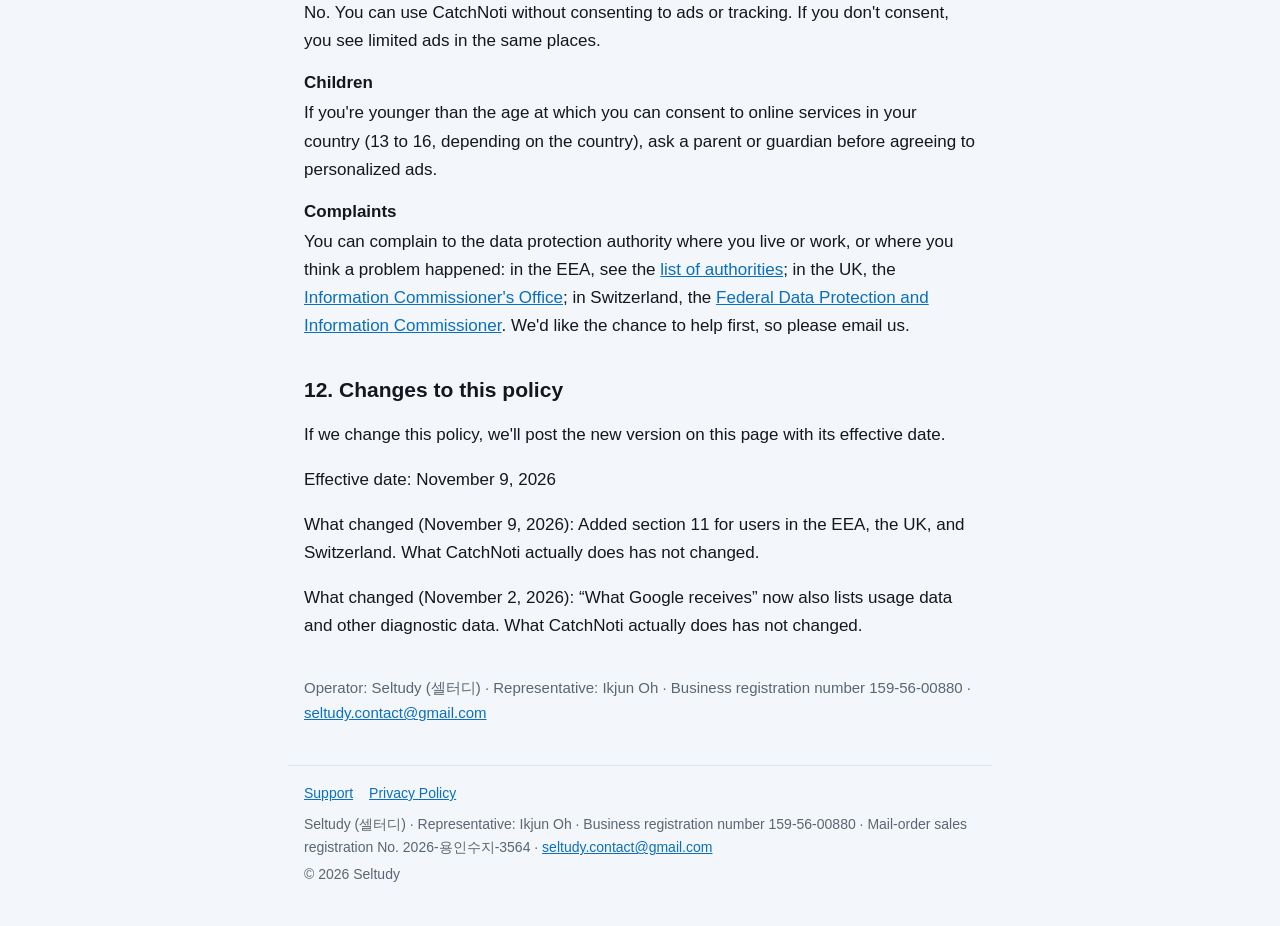
<file: en/privacy/index.html>
<!doctype html>
<html lang="en">
<head>
<meta charset="utf-8">
<meta name="viewport" content="width=device-width, initial-scale=1">
<meta name="color-scheme" content="light dark">
<meta name="format-detection" content="telephone=no">
<meta name="theme-color" content="#f3f6fa" media="(prefers-color-scheme: light)">
<meta name="theme-color" content="#0f1318" media="(prefers-color-scheme: dark)">
<title>CatchNoti Privacy Policy</title>
<meta name="description" content="What information CatchNoti handles and what Seltudy receives">
<link rel="icon" type="image/png" href="../../assets/favicon.png">
<link rel="stylesheet" href="../../assets/style.css">
<link rel="alternate" hreflang="ko" href="https://seltudy.github.io/catchnoti-site/privacy/">
<link rel="alternate" hreflang="en" href="https://seltudy.github.io/catchnoti-site/en/privacy/">
</head>
<body>
<header class="top">
<a class="brand" href="../../en/"><img src="../../assets/icon.png" width="32" height="32" alt=""><span>CatchNoti</span></a>
<a class="lang" href="../../privacy/" lang="ko" hreflang="ko">한국어</a>
</header>
<main>
<article class="doc">
<h1>Privacy Policy</h1>
<p class="lead">Seltudy makes and runs CatchNoti, an iPhone app. This policy explains what information CatchNoti handles and what personal information Seltudy receives.</p>
<p class="meta">Effective November 9, 2026</p>

<section class="card">
<h2>At a glance</h2>
<ul>
<li>Your notification history is stored only on this iPhone. CatchNoti never sends it anywhere, and Seltudy can't see it.</li>
<li>CatchNoti has no accounts or analytics tools. The free version shows Google ads, but your notifications are never used for ads.</li>
<li>The only personal information Seltudy receives is email you send us.</li>
</ul>
</section>

<h2>1. Information that stays on your iPhone</h2>
<p>CatchNoti stores the following only on your iPhone and never sends it to Seltudy or anyone else.</p>
<ul>
<li>The app name, bundle ID, title, subtitle, body, and arrival time of each notification your Shortcuts automation passes to CatchNoti</li>
<li>Your settings, such as exclusion rules, keyword alert words, how long to keep notifications, and App Lock, plus daily check records</li>
</ul>
<p>Records are deleted automatically after the period you choose, and you can delete them anytime in Settings › Data. Deleting the app deletes them too. If iCloud Backup or another iOS device backup is on, they're included in the backup like other app data, which Apple manages under your Apple Account and Apple's policies.</p>
<p>Face ID and Touch ID for App Lock are handled by iOS. CatchNoti never receives that information.</p>

<h2>2. Network requests CatchNoti makes</h2>
<p>CatchNoti makes only three kinds of requests over the internet. None go through Seltudy: icon lookups and purchases go to Apple, and ads come from Google.</p>
<dl>
<dt>App icons</dt>
<dd>To show an app's icon, CatchNoti sends that app's bundle ID and a country code to Apple's app search (itunes.apple.com). Notification content is never sent. Turn off Settings › General › Download App Icons to stop these requests.</dd>
<dt>Ads (free version)</dt>
<dd>CatchNoti gets the ads shown in the chat and notification lists from Google. Notification content, your app list, and searches are never sent. See section 3.</dd>
<dt>In-app purchase</dt>
<dd>The App Store handles buying and restoring CatchNoti Pro. Seltudy doesn't receive the buyer's name, contact details, or payment information.</dd>
</dl>

<h2>3. Ads in the free version and personalized ads</h2>
<p>The free version shows Google AdMob ads at the top of the chat and notification lists and between their rows. Google chooses and serves the ads, and Seltudy can't tell who saw which ad. With CatchNoti Pro, no more ads are loaded, and the ads SDK isn't started after that.</p>
<dl>
<dt>What Google receives</dt>
<dd>Your IP address (used to estimate an approximate location), the advertising identifier and app- or developer-scoped device identifiers, the ads you see and tap, usage data such as app launches and taps, performance data such as app launch time, and crash logs and other diagnostic data. These are the items Google discloses for its ads SDK, and the privacy section of our App Store page lists the same items.</dd>
<dt>What is never sent</dt>
<dd>Notification content, the list of apps that sent notifications, and your searches are never included in ad requests.</dd>
<dt>Personalized ads</dt>
<dd>After setup, CatchNoti asks for permission to track. If you allow it, Google uses the advertising identifier and your activity in other apps and websites to pick ads that match your interests. If you don't, you see non-personalized ads in the same places.</dd>
<dt>How to opt out</dt>
<dd>Turn off CatchNoti in iPhone Settings › Privacy &amp; Security › Tracking to stop use of the advertising identifier. Where consent is required, such as in Europe, you choose in Google's consent form at first and can change it anytime in CatchNoti's Settings › Ad Privacy Options.</dd>
<dt>Google's privacy practices</dt>
<dd>Google handles this information under the <a href="https://policies.google.com/privacy">Google Privacy Policy</a> and <a href="https://policies.google.com/technologies/partner-sites">how Google uses information from partner apps</a>.</dd>
<dt>Transfer outside Korea</dt>
<dd>When ads are requested, this information is sent over the network to Google LLC (in the United States and other countries where Google operates data centers). It's used to show and measure ads and to prevent invalid clicks, and kept under Google's policies. Pro removes ad requests entirely; turning off tracking only limits what's used for personalized ads.</dd>
</dl>

<h2>4. Personal information Seltudy receives: support email</h2>
<p>When you email us, Seltudy receives that email. This is the only personal information Seltudy handles.</p>
<dl>
<dt>Purpose</dt>
<dd>Only to answer your question and solve the problem.</dd>
<dt>What we receive</dt>
<dd>Your email address, the name shown in your email, and your message. If you turn on Include Diagnostics in Settings › Contact Us, the email also includes the app and iOS versions, device model, language, capture status, number of saved notifications, check and blank-run counts for the last 7 days, and the retention period. It never includes notification content or your app list, and you can edit or remove it before sending.</dd>
<dt>How long we keep it</dt>
<dd>3 years from our reply, then we delete it. Korea's Act on Consumer Protection in Electronic Commerce requires records of consumer complaints and dispute handling to be kept for 3 years.</dd>
<dt>Deletion</dt>
<dd>When the period ends, we delete the email without delay, including from the trash, so it can't be recovered.</dd>
<dt>Sharing</dt>
<dd>We don't share it with anyone, except where a law specifically requires it or an investigative agency requests it under the law.</dd>
</dl>

<h3>Processing and transfer outside Korea</h3>
<p>We receive and store support email with Gmail by Google LLC.</p>
<dl>
<dt>Recipient</dt>
<dd>Google LLC (privacy contact: <a href="https://support.google.com/policies/contact/general_privacy_form">support.google.com/policies/contact/general_privacy_form</a>)</dd>
<dt>Countries</dt>
<dd>The United States and other countries where Google operates data centers</dd>
<dt>When and how</dt>
<dd>Sent over the network when you email us</dd>
<dt>Items</dt>
<dd>Email address, name, message, and diagnostics if included</dd>
<dt>Purpose and retention</dt>
<dd>Receiving and storing support email, for the period above</dd>
<dt>How to refuse</dt>
<dd>If you don't want this transfer, don't email us. We then can't answer your question.</dd>
</dl>

<h2>5. Usage statistics and crash reports</h2>
<p>If Share With App Developers is on in iPhone Settings › Privacy &amp; Security › Analytics &amp; Improvements, Apple shares crash reports and usage statistics with Seltudy in a form that doesn't identify you. You can turn this off anytime.</p>

<h2>6. Your rights</h2>
<ul>
<li>You can ask to see, correct, or delete the personal information in your emails, or to stop its processing, at any time. Email us and we'll handle it without delay. A legal representative or someone you authorize can also ask on your behalf.</li>
<li>Seltudy can't see the records on your iPhone. You can view and delete them in CatchNoti.</li>
</ul>

<h2>7. Children under 14</h2>
<p>Seltudy doesn't knowingly collect personal information from children under 14. If we learn an email came from a child, we confirm consent from a legal guardian or, if we can't, delete it without delay.</p>

<h2>8. How information is protected</h2>
<ul>
<li>Records on your iPhone are stored in CatchNoti's app storage, which iOS Data Protection protects. With App Lock on, CatchNoti asks for Face ID or your device passcode when it opens.</li>
<li>Support email is kept in an email account that only Seltudy's representative can access.</li>
</ul>

<h2>9. Privacy officer</h2>
<p>Our privacy officer handles questions, access requests, and complaints about personal information.</p>
<dl>
<dt>Name</dt>
<dd>Ikjun Oh (Representative)</dd>
<dt>Contact</dt>
<dd><a href="mailto:seltudy.contact@gmail.com">seltudy.contact@gmail.com</a></dd>
</dl>

<h2>10. Getting help</h2>
<p>If you're in Korea and need help with a privacy issue, you can also contact:</p>
<ul>
<li>Personal Information Dispute Mediation Committee: <a href="tel:1833-6972">1833-6972</a>, <a href="https://www.kopico.go.kr">kopico.go.kr</a></li>
<li>Personal Information Infringement Report Center (KISA): <a href="tel:118">118</a>, <a href="https://privacy.kisa.or.kr">privacy.kisa.or.kr</a></li>
<li>Supreme Prosecutors' Office: <a href="tel:1301">1301</a>, <a href="https://www.spo.go.kr">spo.go.kr</a></li>
<li>Korean National Police Agency: <a href="tel:182">182</a>, <a href="https://ecrm.police.go.kr">ecrm.police.go.kr</a></li>
</ul>

<h2>11. If you're in the EEA, the UK, or Switzerland</h2>
<p>If you're in the European Economic Area, the United Kingdom, or Switzerland, this section adds to the rest of this policy under the GDPR, the UK GDPR, and Swiss data protection law. Seltudy is the controller of the personal information described in this policy. You can reach us at <a href="mailto:seltudy.contact@gmail.com">seltudy.contact@gmail.com</a>.</p>
<dl>
<dt>Legal bases</dt>
<dd>
<ul>
<li>Ads that use identifiers on your device or are personalized: your consent, given in Google's consent form and in the iPhone tracking prompt.</li>
<li>Ads when you don't consent: Google may show limited ads that don't use those identifiers. This relies on our legitimate interest in funding the free version and preventing invalid ad traffic.</li>
<li>App icon lookups: our legitimate interest in showing app icons. You can turn them off in Settings › General › Download App Icons.</li>
<li>Support email: our legitimate interest in answering you and keeping the records that Korean e-commerce law requires.</li>
<li>In-app purchase: carrying out the purchase you ask for. Apple handles payment.</li>
</ul>
</dd>
<dt>Changing or withdrawing consent</dt>
<dd>Change your choice or withdraw consent anytime in CatchNoti's Settings › Ad Privacy Options, and turn off CatchNoti in iPhone Settings › Privacy &amp; Security › Tracking. Withdrawing doesn't affect processing that happened before. CatchNoti Pro removes ads entirely.</dd>
<dt>Recipients</dt>
<dd>Google, and if you consent, the ad technology partners listed in Google's consent form. Apple receives app icon lookups and handles purchases. Google's Gmail receives support email.</dd>
<dt>Transfers</dt>
<dd>Seltudy is based in the Republic of Korea, which the European Commission and the United Kingdom recognize as providing an adequate level of data protection. Google LLC takes part in the EU–U.S. Data Privacy Framework and uses standard contractual clauses where needed.</dd>
<dt>Additional rights</dt>
<dd>On top of the rights in section 6, you can ask us to restrict processing, object to processing based on legitimate interests, and give you your information in a portable format. Email us and we'll reply within one month.</dd>
<dt>Profiling</dt>
<dd>If you consent to personalized ads, Google infers your interests to choose ads. This is profiling, but it has no legal or similarly significant effect on you, and Seltudy makes no automated decisions about you.</dd>
<dt>Do you have to agree?</dt>
<dd>No. You can use CatchNoti without consenting to ads or tracking. If you don't consent, you see limited ads in the same places.</dd>
<dt>Children</dt>
<dd>If you're younger than the age at which you can consent to online services in your country (13 to 16, depending on the country), ask a parent or guardian before agreeing to personalized ads.</dd>
<dt>Complaints</dt>
<dd>You can complain to the data protection authority where you live or work, or where you think a problem happened: in the EEA, see the <a href="https://www.edpb.europa.eu/about-edpb/about-edpb/members_en">list of authorities</a>; in the UK, the <a href="https://ico.org.uk">Information Commissioner's Office</a>; in Switzerland, the <a href="https://www.edoeb.admin.ch">Federal Data Protection and Information Commissioner</a>. We'd like the chance to help first, so please email us.</dd>
</dl>

<h2>12. Changes to this policy</h2>
<p>If we change this policy, we'll post the new version on this page with its effective date.</p>
<p>Effective date: November 9, 2026</p>
<p>What changed (November 9, 2026): Added section 11 for users in the EEA, the UK, and Switzerland. What CatchNoti actually does has not changed.</p>
<p>What changed (November 2, 2026): “What Google receives” now also lists usage data and other diagnostic data. What CatchNoti actually does has not changed.</p>

<p class="operator">Operator: Seltudy (셀터디) · Representative: Ikjun Oh · Business registration number 159-56-00880 · <a href="mailto:seltudy.contact@gmail.com">seltudy.contact@gmail.com</a></p>
</article>
</main>
<footer class="bottom">
<nav>
<a href="../../en/">Support</a>
<a href="../../en/privacy/" aria-current="page">Privacy Policy</a>
</nav>
<p>Seltudy (셀터디) · Representative: Ikjun Oh · Business registration number 159-56-00880 · Mail-order sales registration No. 2026-용인수지-3564 · <a href="mailto:seltudy.contact@gmail.com?subject=CatchNoti%20Support">seltudy.contact@gmail.com</a></p>
<p>© 2026 Seltudy</p>
</footer>
</body>
</html>
</file>
<file: assets/style.css>
/* 캐치노티 앱과 같은 색을 쓴다. 라이트와 다크 모두 글자 대비 4.5:1 이상이다. */
:root {
  color-scheme: light dark;
  --bg: #f3f6fa;
  --surface: #ffffff;
  --text: #14181d;
  --muted: #5b6672;
  --border: #dce4ee;
  --link: #0a6fbf;
  --button: #0a6fbf;
}

@media (prefers-color-scheme: dark) {
  :root {
    --bg: #0f1318;
    --surface: #1a2027;
    --text: #e6ebf0;
    --muted: #9aa6b2;
    --border: #2d343c;
    --link: #5ab0f2;
  }
}

* {
  box-sizing: border-box;
}

html {
  -webkit-text-size-adjust: 100%;
  text-size-adjust: 100%;
}

body {
  margin: 0;
  background: var(--bg);
  color: var(--text);
  font-family: -apple-system, BlinkMacSystemFont, "Apple SD Gothic Neo", "Noto Sans KR", "Malgun Gothic", "Segoe UI",
    Roboto, sans-serif;
  font-size: 17px;
  line-height: 1.65;
  word-break: keep-all;
  overflow-wrap: break-word;
}

a {
  color: var(--link);
}

.top,
main,
.bottom {
  width: 100%;
  max-width: 44rem;
  margin: 0 auto;
  padding-left: 16px;
  padding-right: 16px;
}

.top {
  display: flex;
  align-items: center;
  justify-content: space-between;
  gap: 12px;
  padding-top: 14px;
  padding-bottom: 6px;
}

.brand {
  display: inline-flex;
  align-items: center;
  gap: 10px;
  color: var(--text);
  font-weight: 600;
  text-decoration: none;
}

.lang {
  font-size: 15px;
}

main {
  padding-bottom: 24px;
}

.intro {
  padding: 28px 0 4px;
  text-align: center;
}

.app-icon {
  display: block;
  margin: 0 auto 14px;
  filter: drop-shadow(0 8px 18px rgba(10, 70, 140, 0.2));
}

h1 {
  margin: 0 0 4px;
  font-size: 30px;
  line-height: 1.25;
  letter-spacing: -0.01em;
}

h2 {
  margin: 36px 0 8px;
  font-size: 21px;
  line-height: 1.35;
}

h3 {
  margin: 24px 0 6px;
  font-size: 18px;
  line-height: 1.4;
}

.subtitle {
  margin: 0 0 16px;
  color: var(--muted);
  font-size: 18px;
}

.meta,
.note,
.operator {
  color: var(--muted);
  font-size: 15px;
}

.lead {
  font-size: 18px;
}

.card {
  margin: 16px 0;
  padding: 20px;
  background: var(--surface);
  border: 1px solid var(--border);
  border-radius: 16px;
}

.card h2 {
  margin-top: 0;
}

.button {
  display: inline-block;
  padding: 12px 18px;
  background: var(--button);
  color: #ffffff;
  border-radius: 12px;
  font-weight: 600;
  text-decoration: none;
  overflow-wrap: anywhere;
}

details + details {
  border-top: 1px solid var(--border);
}

summary {
  display: flex;
  justify-content: space-between;
  gap: 12px;
  padding: 12px 0;
  font-weight: 600;
  cursor: pointer;
  list-style: none;
}

summary::-webkit-details-marker {
  display: none;
}

summary::after {
  content: "+";
  color: var(--muted);
  font-weight: 400;
}

details[open] summary::after {
  content: "−";
}

details p {
  margin: 0 0 14px;
}

ul {
  padding-left: 1.2em;
}

li + li {
  margin-top: 6px;
}

dl {
  margin: 8px 0 16px;
}

dt {
  margin-top: 14px;
  font-weight: 600;
}

dd {
  margin: 2px 0 0;
}

.doc h1 {
  margin-top: 24px;
}

.operator {
  margin-top: 36px;
}

.bottom {
  padding-top: 16px;
  padding-bottom: 36px;
  border-top: 1px solid var(--border);
  color: var(--muted);
  font-size: 14px;
}

.bottom nav {
  display: flex;
  flex-wrap: wrap;
  gap: 4px 16px;
  margin-bottom: 8px;
}

.bottom p {
  margin: 4px 0;
}

@media (min-width: 640px) {
  h1 {
    font-size: 34px;
  }

  .card {
    padding: 24px 28px;
  }
}
</file>
